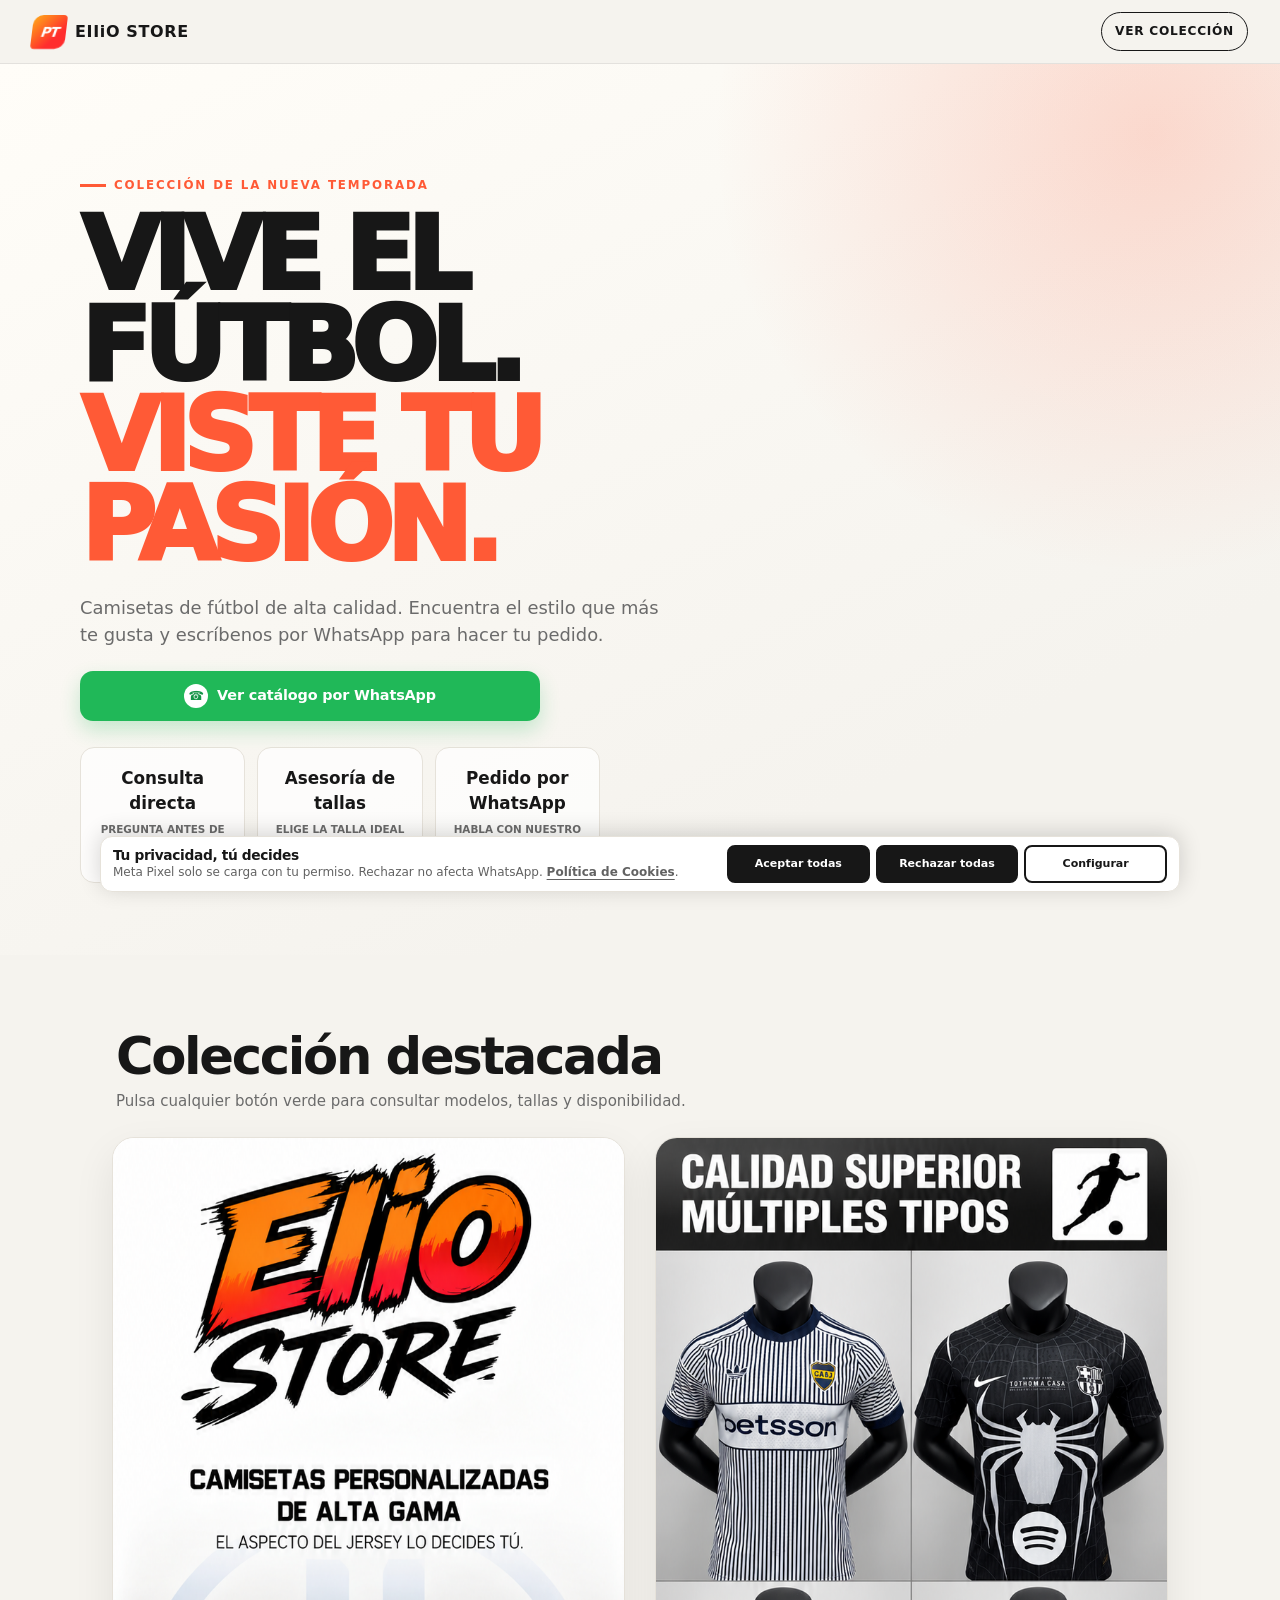
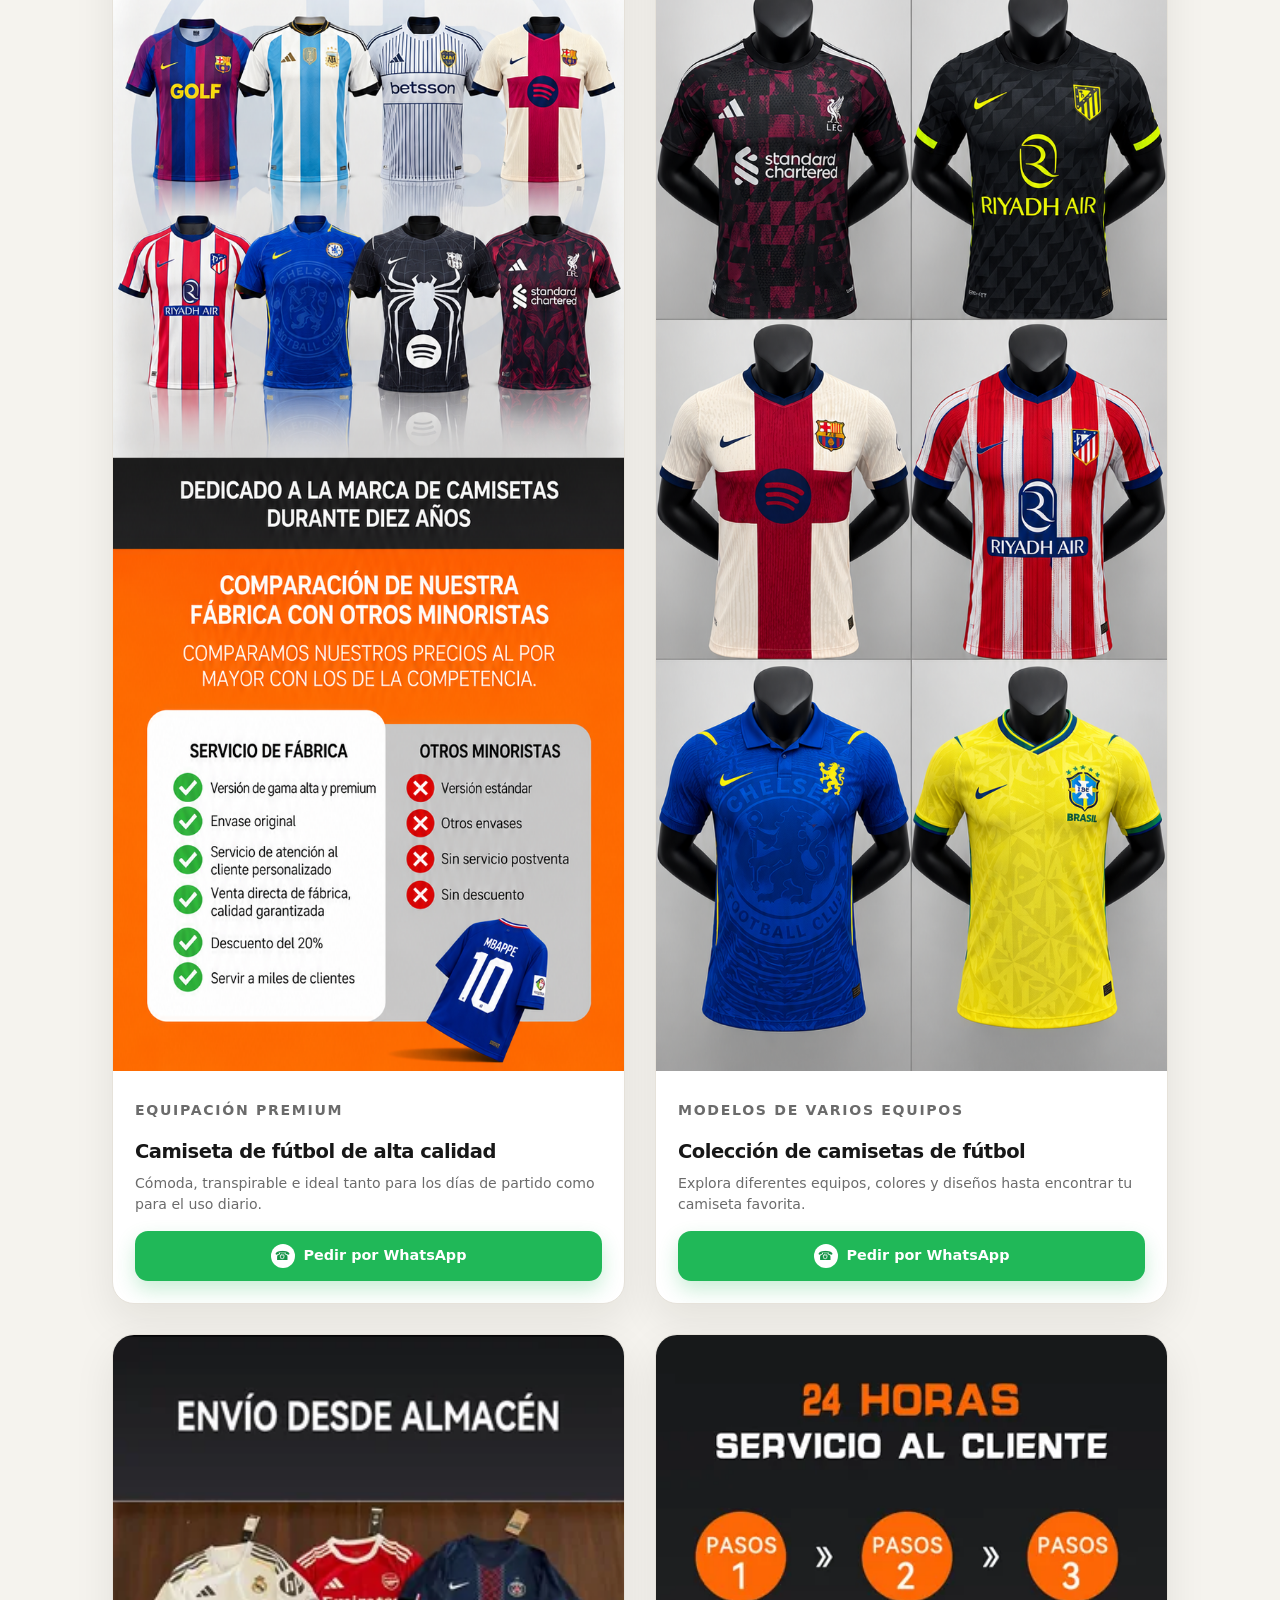
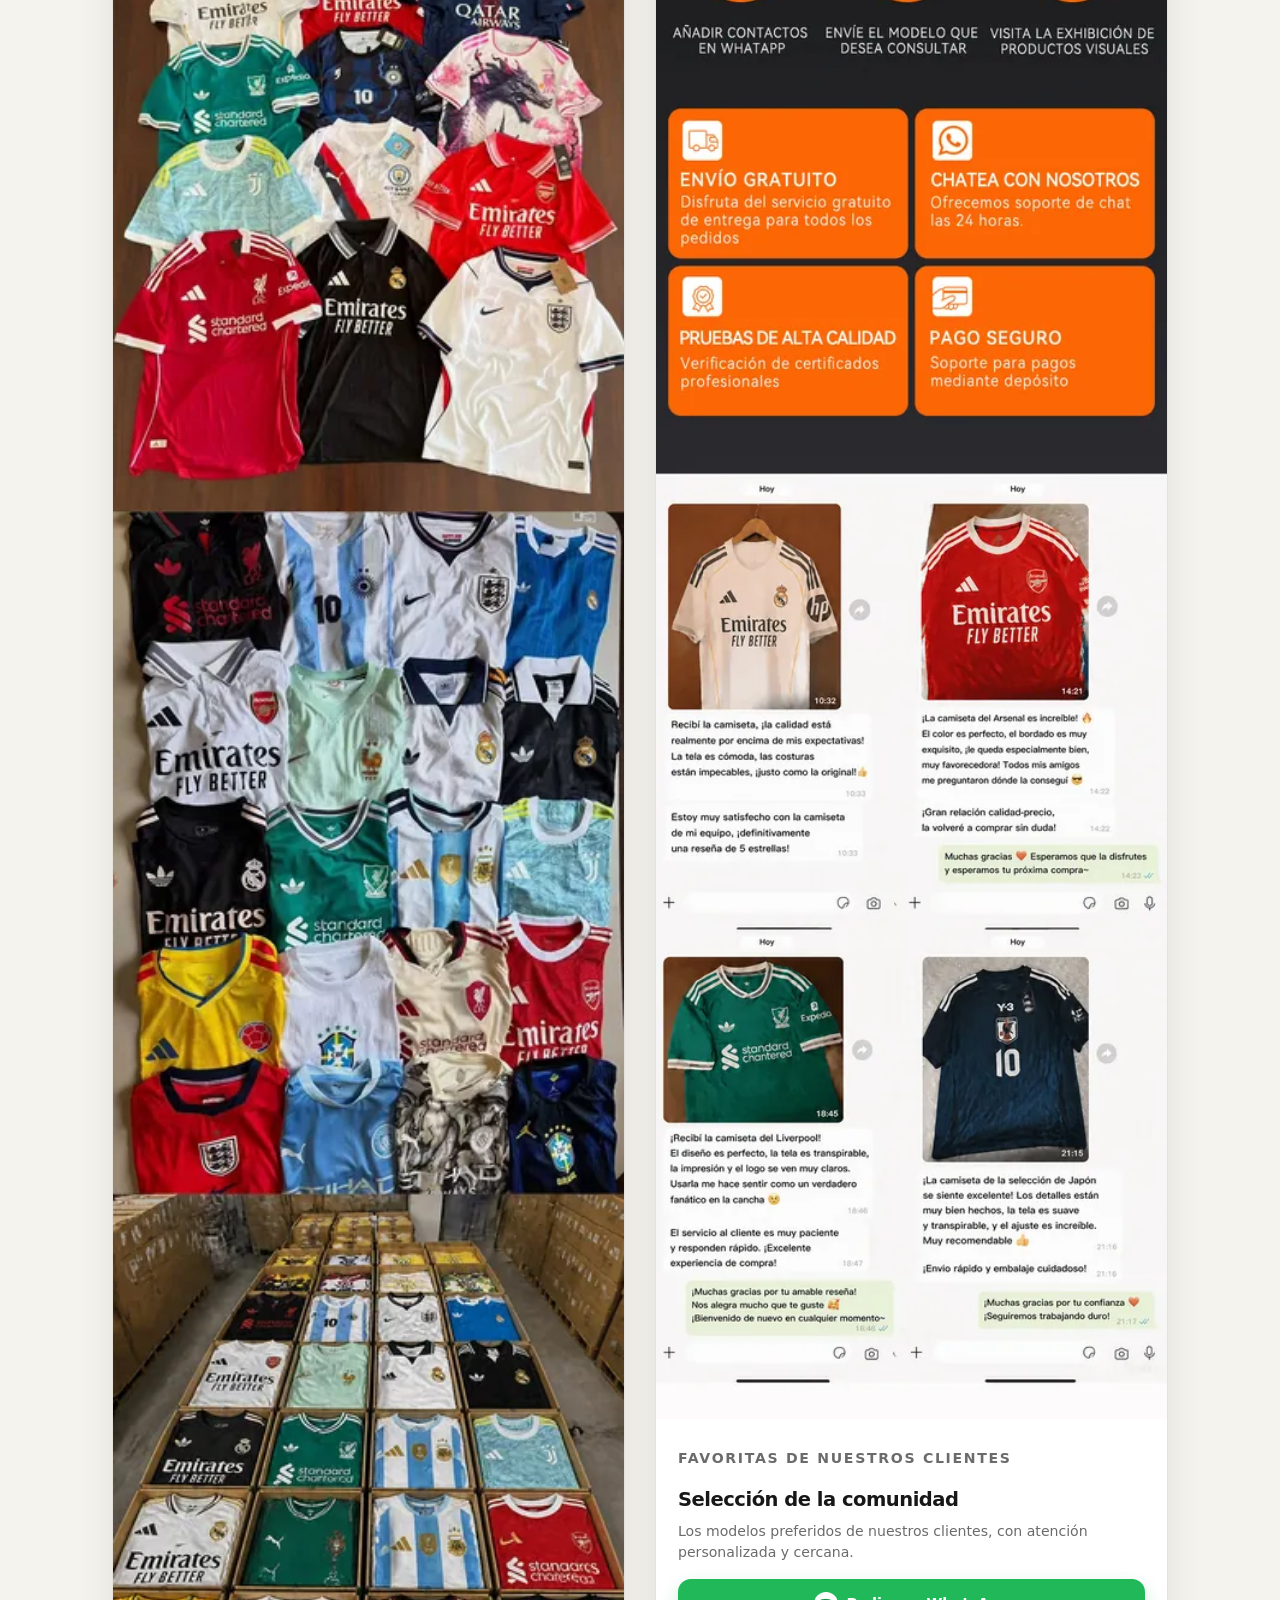
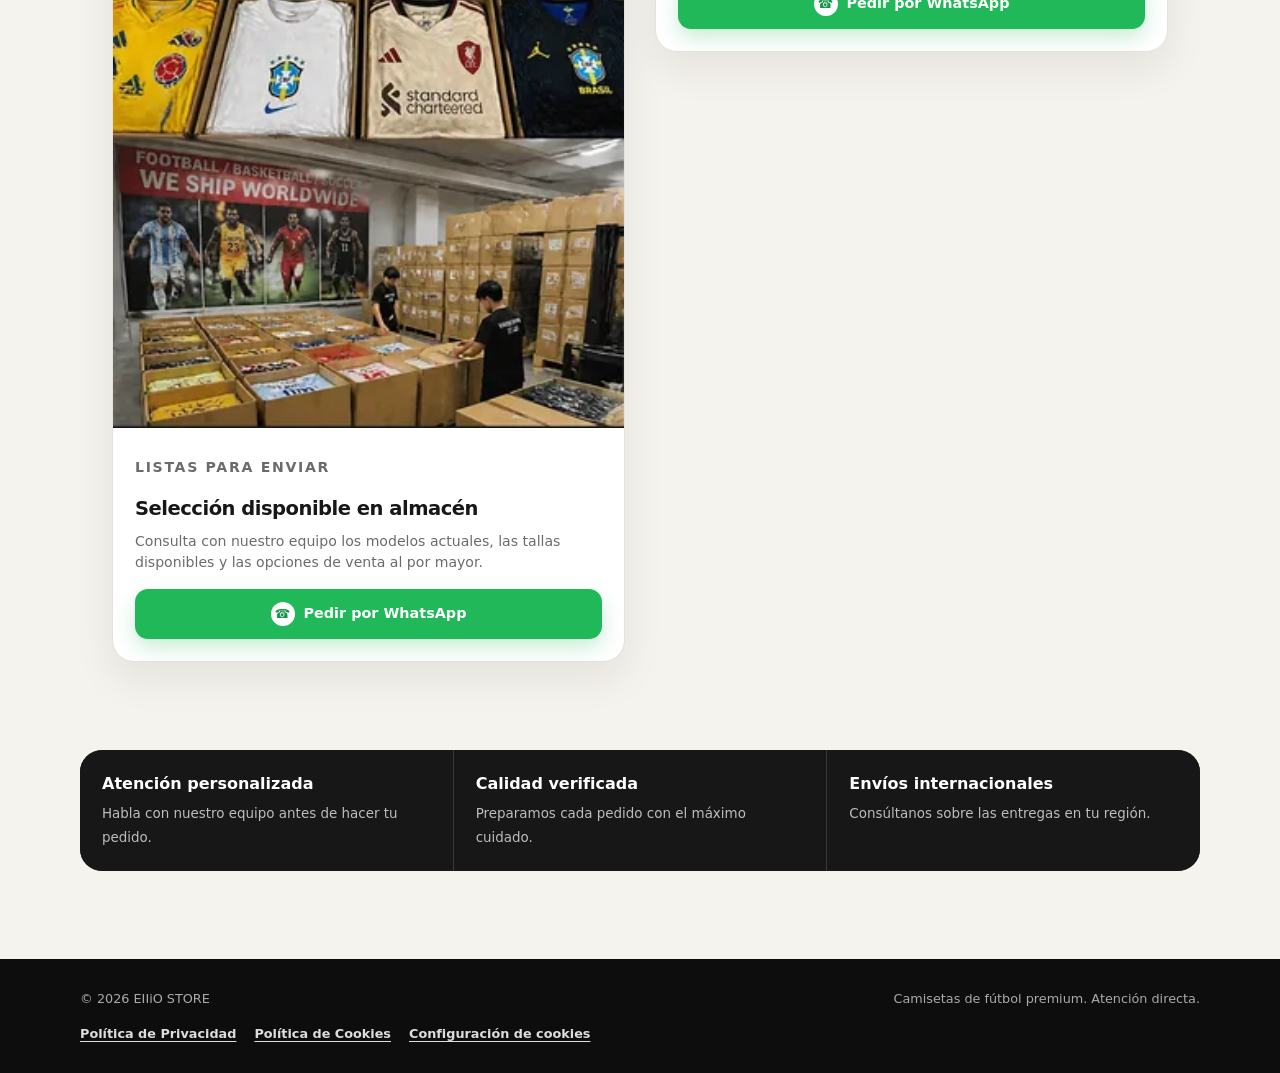
<file: index.html>
<!doctype html>
<html lang="es">
<head>
  <meta charset="utf-8">
  <meta name="viewport" content="width=device-width, initial-scale=1">
  <meta name="description" content="Explore football-inspired jerseys, multiple styles and personalized name and number options. Contact us on WhatsApp for product details.">
  <meta name="theme-color" content="#171717">
  <meta property="og:title" content="EIIiO Store | Football Jerseys">
  <meta property="og:description" content="Explore football-inspired jerseys and personalized jersey options. Contact us on WhatsApp for more details.">
  <title>EIIiO Store | Football Jerseys</title>
  <link rel="stylesheet" href="cookie-consent.css">
  <style>
    :root {
      --ink: #171717;
      --muted: #6b6b6b;
      --paper: #f5f3ee;
      --card: #ffffff;
      --accent: #ff5a36;
      --whatsapp: #20b858;
      --whatsapp-dark: #159447;
      --line: #e6e2da;
      --shadow: 0 16px 40px rgba(30, 24, 18, 0.08);
    }

    * { box-sizing: border-box; }

    html { scroll-behavior: smooth; }

    body {
      margin: 0;
      overflow-x: hidden;
      background: var(--paper);
      color: var(--ink);
      font-family: Inter, ui-sans-serif, system-ui, -apple-system, BlinkMacSystemFont, "Segoe UI", sans-serif;
      line-height: 1.5;
      -webkit-font-smoothing: antialiased;
    }

    img {
      display: block;
      width: 100%;
      height: auto;
    }

    a { color: inherit; }

    .site-header {
      position: sticky;
      top: 0;
      z-index: 20;
      display: flex;
      align-items: center;
      justify-content: space-between;
      min-height: 64px;
      padding: 0 18px;
      background: rgba(245, 243, 238, 0.94);
      border-bottom: 1px solid rgba(23, 23, 23, 0.08);
      backdrop-filter: blur(12px);
    }

    .brand {
      display: inline-flex;
      align-items: center;
      gap: 9px;
      color: var(--ink);
      font-size: 1rem;
      font-weight: 900;
      letter-spacing: 0.04em;
      text-decoration: none;
    }

    .brand-mark {
      display: grid;
      width: 34px;
      height: 34px;
      place-items: center;
      color: #fff;
      background: linear-gradient(135deg, #ffac18, #ff2d2d 68%);
      border-radius: 10px 4px 10px 4px;
      font-size: 0.85rem;
      font-style: italic;
      letter-spacing: -0.06em;
      transform: skew(-7deg);
    }

    .header-link {
      padding: 9px 13px;
      border: 1px solid var(--ink);
      border-radius: 999px;
      font-size: 0.76rem;
      font-weight: 800;
      letter-spacing: 0.06em;
      text-decoration: none;
      text-transform: uppercase;
    }

    .hero {
      overflow: hidden;
      padding: 28px 20px 42px;
      background:
        radial-gradient(circle at 90% 8%, rgba(255, 90, 54, 0.2), transparent 31%),
        linear-gradient(155deg, #fffdf8 0%, #f5f3ee 76%);
    }

    .hero-inner,
    .catalog,
    .benefits,
    .footer-inner {
      width: min(100%, 1120px);
      margin-inline: auto;
    }

    .eyebrow {
      display: inline-flex;
      align-items: center;
      gap: 8px;
      margin: 0 0 16px;
      color: var(--accent);
      font-size: 0.74rem;
      font-weight: 900;
      letter-spacing: 0.16em;
      text-transform: uppercase;
    }

    .eyebrow::before {
      width: 26px;
      height: 3px;
      background: currentColor;
      content: "";
    }

    h1 {
      max-width: 760px;
      margin: 0;
      font-size: clamp(2.75rem, 13vw, 6.4rem);
      font-weight: 950;
      letter-spacing: -0.075em;
      line-height: 0.88;
      text-transform: uppercase;
    }

    h1 span { color: var(--accent); }

    .hero-copy {
      max-width: 580px;
      margin: 16px 0 0;
      color: var(--muted);
      font-size: 1rem;
    }

    .hero-cta {
      max-width: 460px;
      min-height: 56px;
      margin-top: 16px;
      font-size: 1rem;
      letter-spacing: -0.01em;
      box-shadow: 0 12px 28px rgba(32, 184, 88, 0.3);
    }

    .hero-stats {
      display: grid;
      grid-template-columns: repeat(3, 1fr);
      gap: 8px;
      margin-top: 26px;
    }

    .stat {
      padding: 14px 8px;
      background: rgba(255, 255, 255, 0.72);
      border: 1px solid var(--line);
      border-radius: 14px;
      text-align: center;
    }

    .stat strong {
      display: block;
      font-size: 0.94rem;
      font-weight: 900;
    }

    .stat span {
      color: var(--muted);
      font-size: 0.65rem;
      font-weight: 700;
      text-transform: uppercase;
    }

    .catalog { padding: 54px 16px 62px; }

    .section-heading {
      margin-bottom: 24px;
      padding-inline: 4px;
    }

    .section-heading h2 {
      margin: 0 0 8px;
      font-size: clamp(1.85rem, 8vw, 3.2rem);
      letter-spacing: -0.045em;
      line-height: 1;
    }

    .section-heading p {
      margin: 0;
      color: var(--muted);
      font-size: 0.94rem;
    }

    .product-grid {
      display: grid;
      gap: 18px;
    }

    .product-card {
      overflow: hidden;
      background: var(--card);
      border: 1px solid var(--line);
      border-radius: 22px;
      box-shadow: var(--shadow);
    }

    .product-image-wrap {
      overflow: hidden;
      background: #eee;
    }

    .product-card img {
      transition: transform 0.45s ease;
    }

    .product-card:hover img { transform: scale(1.012); }

    .product-info { padding: 18px; }

    .product-kicker {
      margin: 0 0 5px;
      color: var(--accent);
      font-size: 0.7rem;
      font-weight: 900;
      letter-spacing: 0.12em;
      text-transform: uppercase;
    }

    .product-info h3 {
      margin: 0;
      font-size: 1.22rem;
      letter-spacing: -0.025em;
    }

    .product-info p {
      margin: 7px 0 16px;
      color: var(--muted);
      font-size: 0.88rem;
    }

    .whatsapp-button {
      display: flex;
      align-items: center;
      justify-content: center;
      gap: 9px;
      width: 100%;
      min-height: 50px;
      padding: 12px 16px;
      color: #fff;
      background: var(--whatsapp);
      border-radius: 13px;
      box-shadow: 0 9px 20px rgba(32, 184, 88, 0.24);
      font-size: 0.9rem;
      font-weight: 850;
      text-decoration: none;
      transition: background 0.2s ease, transform 0.2s ease, box-shadow 0.2s ease;
    }

    .whatsapp-button[href*="wa.me"],
    .whatsapp-button[href*="api.whatsapp.com"],
    .whatsapp-button[href*="8615159030880"] {
      animation: whatsapp-gentle-shake 4s ease-in-out infinite;
      transform-origin: center;
      will-change: transform, box-shadow;
    }

    @keyframes whatsapp-gentle-shake {
      0%, 85%, 100% {
        box-shadow: 0 9px 20px rgba(32, 184, 88, 0.24);
        transform: translateX(0) scale(1);
      }
      87% {
        box-shadow: 0 11px 24px rgba(32, 184, 88, 0.34);
        transform: translateX(-2px) scale(1.012);
      }
      89.5% {
        box-shadow: 0 12px 26px rgba(32, 184, 88, 0.38);
        transform: translateX(2px) scale(1.016);
      }
      92% {
        box-shadow: 0 12px 26px rgba(32, 184, 88, 0.38);
        transform: translateX(-2px) scale(1.016);
      }
      94.5% {
        box-shadow: 0 11px 24px rgba(32, 184, 88, 0.34);
        transform: translateX(2px) scale(1.012);
      }
      97% {
        box-shadow: 0 10px 22px rgba(32, 184, 88, 0.3);
        transform: translateX(-1px) scale(1.006);
      }
    }

    .whatsapp-button::before {
      display: grid;
      width: 24px;
      height: 24px;
      place-items: center;
      background: #fff;
      border-radius: 50%;
      color: var(--whatsapp-dark);
      content: "☎";
      font-size: 0.78rem;
    }

    .whatsapp-button:hover,
    .whatsapp-button:focus-visible {
      animation: none;
      background: var(--whatsapp-dark);
      box-shadow: 0 10px 24px rgba(21, 148, 71, 0.32);
      transform: translateY(-2px);
    }

    .whatsapp-button:focus-visible,
    .header-link:focus-visible,
    .brand:focus-visible {
      outline: 3px solid rgba(255, 90, 54, 0.4);
      outline-offset: 3px;
    }

    .benefits-section {
      padding: 0 16px 64px;
    }

    .benefits {
      display: grid;
      gap: 1px;
      overflow: hidden;
      background: #383838;
      border-radius: 22px;
    }

    .benefit {
      padding: 22px;
      color: #fff;
      background: var(--ink);
    }

    .benefit strong {
      display: block;
      margin-bottom: 5px;
      font-size: 1rem;
    }

    .benefit span {
      color: #bdbdbd;
      font-size: 0.84rem;
    }

    footer {
      padding: 30px 20px;
      color: #aaa;
      background: #0d0d0d;
      font-size: 0.8rem;
    }

    .footer-inner {
      display: flex;
      flex-wrap: wrap;
      justify-content: space-between;
      gap: 8px 20px;
    }

    .footer-links {
      display: flex;
      flex-basis: 100%;
      flex-wrap: wrap;
      gap: 8px 18px;
      margin-top: 8px;
    }

    .footer-links a {
      color: #ddd;
      font-weight: 700;
      text-decoration-thickness: 1px;
      text-underline-offset: 3px;
    }

    .footer-links a:hover,
    .footer-links a:focus-visible {
      color: #fff;
      outline: 2px solid rgba(255, 90, 54, 0.6);
      outline-offset: 3px;
    }

    @media (min-width: 700px) {
      .site-header { padding-inline: 32px; }
      .hero { padding: 88px 32px 72px; }
      .hero-copy { margin-top: 24px; font-size: 1.12rem; }
      .hero-cta { margin-top: 22px; }
      .hero-stats { max-width: 520px; gap: 12px; }
      .stat { padding: 18px 12px; }
      .stat strong { font-size: 1.05rem; }
      .catalog { padding: 76px 32px 88px; }
      .product-grid { grid-template-columns: repeat(2, minmax(0, 1fr)); gap: 24px; align-items: start; }
      .product-info { padding: 22px; }
      .benefits-section { padding: 0 32px 88px; }
      .benefits { grid-template-columns: repeat(3, 1fr); }
    }

    @media (min-width: 1040px) {
      .hero { padding-top: 106px; }
      .product-grid { gap: 30px; }
    }

    @media (prefers-reduced-motion: reduce) {
      html { scroll-behavior: auto; }
      *, *::before, *::after { transition: none !important; }
      .whatsapp-button { animation: none !important; }
    }
  </style>
</head>
<body>
  <header class="site-header">
    <a class="brand" href="#top" aria-label="Inicio de EIIiO STORE">
      <span class="brand-mark">PT</span>
      <span>EIIiO STORE</span>
    </a>
    <a class="header-link" href="#collection">Ver colección</a>
  </header>

  <main id="top">
    <section class="hero" aria-labelledby="hero-title">
      <div class="hero-inner">
        <p class="eyebrow">Colección de la nueva temporada</p>
        <h1 id="hero-title">Vive el fútbol.<br><span>Viste tu pasión.</span></h1>
        <p class="hero-copy">Camisetas de fútbol de alta calidad. Encuentra el estilo que más te gusta y escríbenos por WhatsApp para hacer tu pedido.</p>
        <a class="whatsapp-button hero-cta" href="https://wa.me/8615159030880?text=Hola%2C%20quiero%20ver%20el%20cat%C3%A1logo%20de%20camisetas.%20%C2%BFPodr%C3%ADan%20enviarme%20los%20modelos%20y%20precios%3F" target="_blank" rel="noopener">Ver catálogo por WhatsApp</a>
        <div class="hero-stats" aria-label="Servicios de la tienda">
          <div class="stat"><strong>Consulta directa</strong><span>Pregunta antes de comprar</span></div>
          <div class="stat"><strong>Asesoría de tallas</strong><span>Elige la talla ideal</span></div>
          <div class="stat"><strong>Pedido por WhatsApp</strong><span>Habla con nuestro equipo</span></div>
        </div>
      </div>
    </section>

    <section class="catalog" id="collection" aria-labelledby="collection-title">
      <div class="section-heading">
        <h2 id="collection-title">Colección destacada</h2>
        <p>Pulsa cualquier botón verde para consultar modelos, tallas y disponibilidad.</p>
      </div>

      <div class="product-grid">
        <article class="product-card">
          <div class="product-image-wrap">
            <img src="images/product-01.webp" alt="Camiseta de fútbol premium e información del servicio de EIIiO STORE" loading="eager">
          </div>
          <div class="product-info">
            <p class="product-kicker">Equipación premium</p>
            <h3>Camiseta de fútbol de alta calidad</h3>
            <p>Cómoda, transpirable e ideal tanto para los días de partido como para el uso diario.</p>
            <a class="whatsapp-button" href="https://wa.me/8615159030880?text=Hello%2C%20I%20am%20interested%20in%20Product%2001.%20Could%20you%20please%20tell%20me%20the%20price%3F" data-product="Producto 01" target="_blank" rel="noopener">Pedir por WhatsApp</a>
          </div>
        </article>

        <article class="product-card">
          <div class="product-image-wrap">
            <img src="images/product-02.webp" alt="Variedad de camisetas de fútbol en distintos colores y detalles de confección" loading="lazy">
          </div>
          <div class="product-info">
            <p class="product-kicker">Modelos de varios equipos</p>
            <h3>Colección de camisetas de fútbol</h3>
            <p>Explora diferentes equipos, colores y diseños hasta encontrar tu camiseta favorita.</p>
            <a class="whatsapp-button" href="https://wa.me/8615159030880?text=Hello%2C%20I%20am%20interested%20in%20Product%2002.%20Could%20you%20please%20tell%20me%20the%20price%3F" data-product="Producto 02" target="_blank" rel="noopener">Pedir por WhatsApp</a>
          </div>
        </article>

        <article class="product-card">
          <div class="product-image-wrap">
            <img src="images/product-03.webp" alt="Gran envío de camisetas de fútbol embaladas y listas para salir del almacén" loading="lazy">
          </div>
          <div class="product-info">
            <p class="product-kicker">Listas para enviar</p>
            <h3>Selección disponible en almacén</h3>
            <p>Consulta con nuestro equipo los modelos actuales, las tallas disponibles y las opciones de venta al por mayor.</p>
            <a class="whatsapp-button" href="https://wa.me/8615159030880?text=Hello%2C%20I%20am%20interested%20in%20Product%2003.%20Could%20you%20please%20tell%20me%20the%20price%3F" data-product="Producto 03" target="_blank" rel="noopener">Pedir por WhatsApp</a>
          </div>
        </article>

        <article class="product-card">
          <div class="product-image-wrap">
            <img src="images/product-04.webp" alt="Pasos de atención al cliente y opiniones sobre las camisetas de fútbol" loading="lazy">
          </div>
          <div class="product-info">
            <p class="product-kicker">Favoritas de nuestros clientes</p>
            <h3>Selección de la comunidad</h3>
            <p>Los modelos preferidos de nuestros clientes, con atención personalizada y cercana.</p>
            <a class="whatsapp-button" href="https://wa.me/8615159030880?text=Hello%2C%20I%20am%20interested%20in%20Product%2004.%20Could%20you%20please%20tell%20me%20the%20price%3F" data-product="Producto 04" target="_blank" rel="noopener">Pedir por WhatsApp</a>
          </div>
        </article>
      </div>
    </section>

    <section class="benefits-section" aria-label="Ventajas de comprar con nosotros">
      <div class="benefits">
        <div class="benefit"><strong>Atención personalizada</strong><span>Habla con nuestro equipo antes de hacer tu pedido.</span></div>
        <div class="benefit"><strong>Calidad verificada</strong><span>Preparamos cada pedido con el máximo cuidado.</span></div>
        <div class="benefit"><strong>Envíos internacionales</strong><span>Consúltanos sobre las entregas en tu región.</span></div>
      </div>
    </section>
  </main>

  <footer>
    <div class="footer-inner">
      <span>© <span id="year"></span> EIIiO STORE</span>
      <span>Camisetas de fútbol premium. Atención directa.</span>
      <nav class="footer-links" aria-label="Información legal y privacidad">
        <a href="privacy.html">Política de Privacidad</a>
        <a href="cookies.html">Política de Cookies</a>
        <a href="#configuracion-cookies" data-cookie-settings>Configuración de cookies</a>
      </nav>
    </div>
  </footer>

  <script>
    document.getElementById("year").textContent = new Date().getFullYear();

    document.querySelectorAll("[data-product]").forEach(function (button) {
      var product = button.getAttribute("data-product");
      var message = "Hola, me interesa " + product + ". ¿Podrían indicarme el precio, por favor?";
      button.href = "https://wa.me/8615159030880?text=" + encodeURIComponent(message);
    });
  </script>
  <script src="cookie-consent.js" data-meta-pixel-id="863738046728823" defer></script>
</body>
</html>
</file>
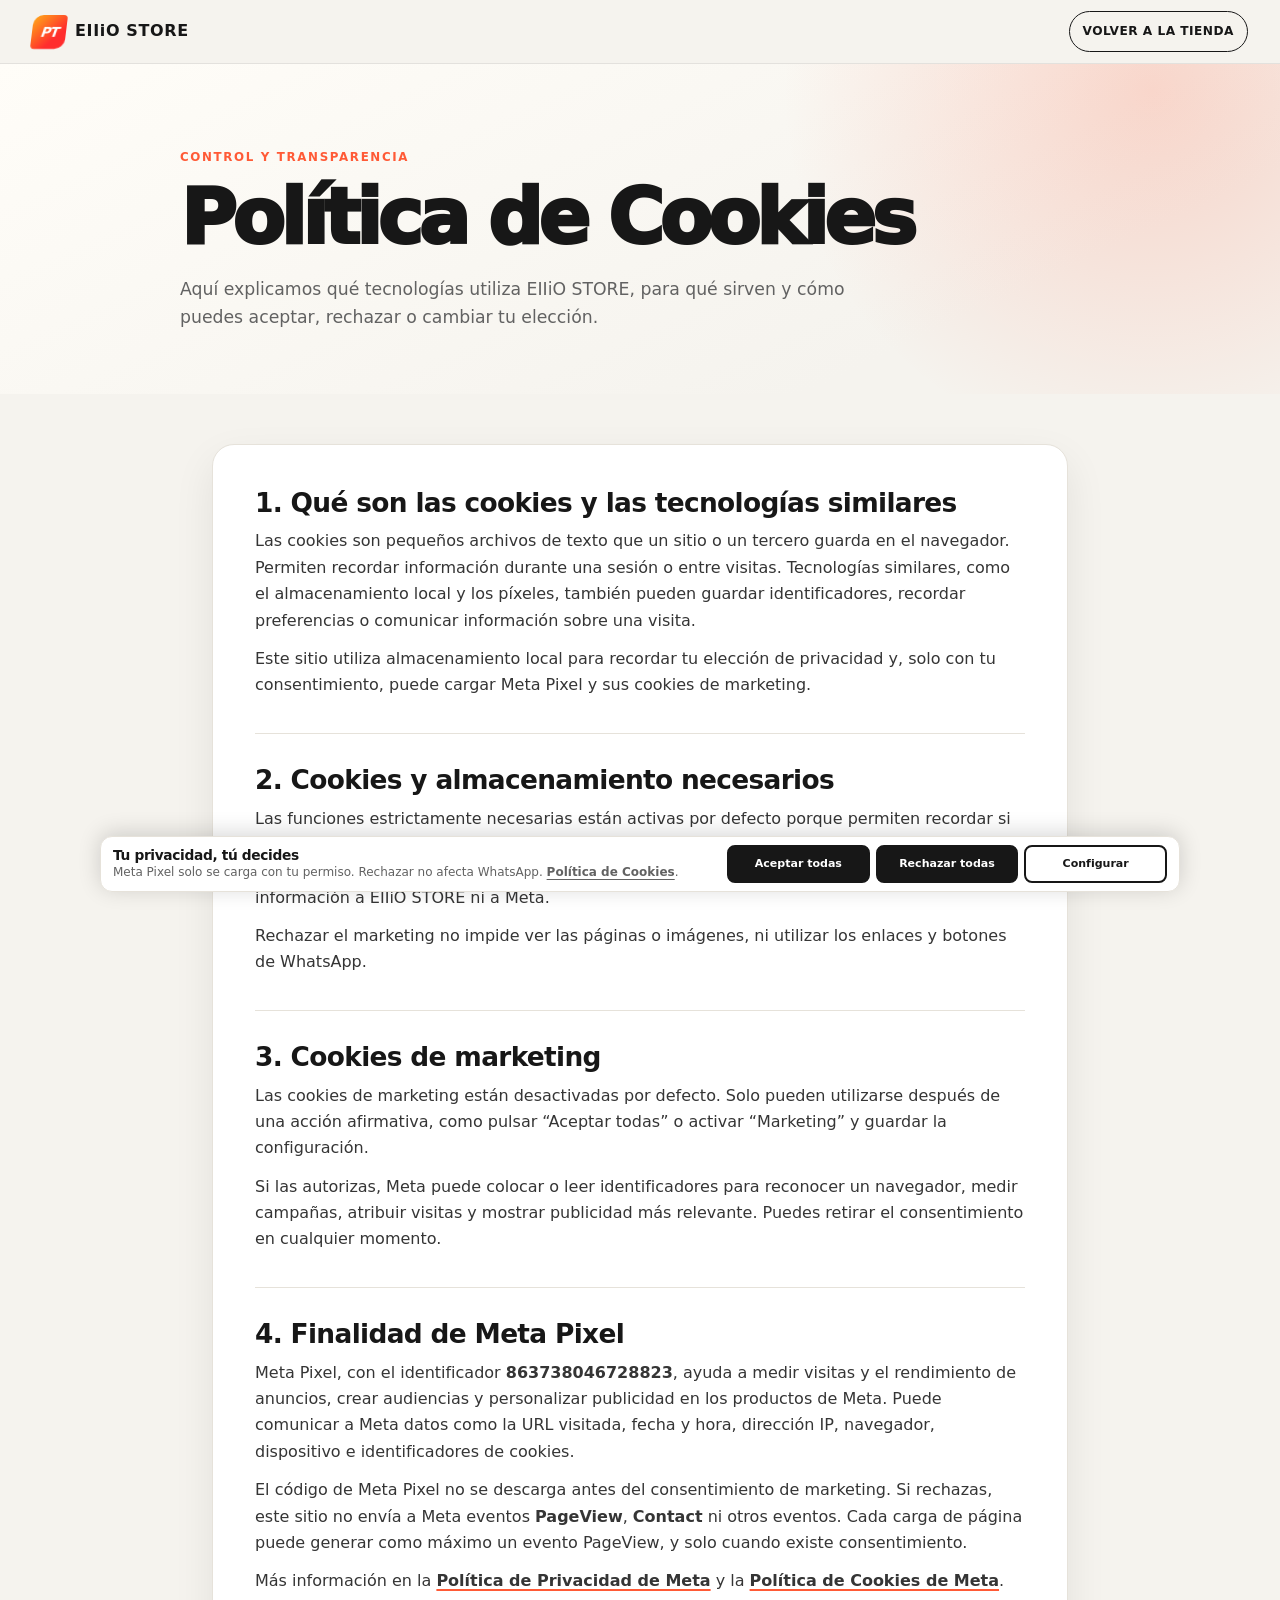
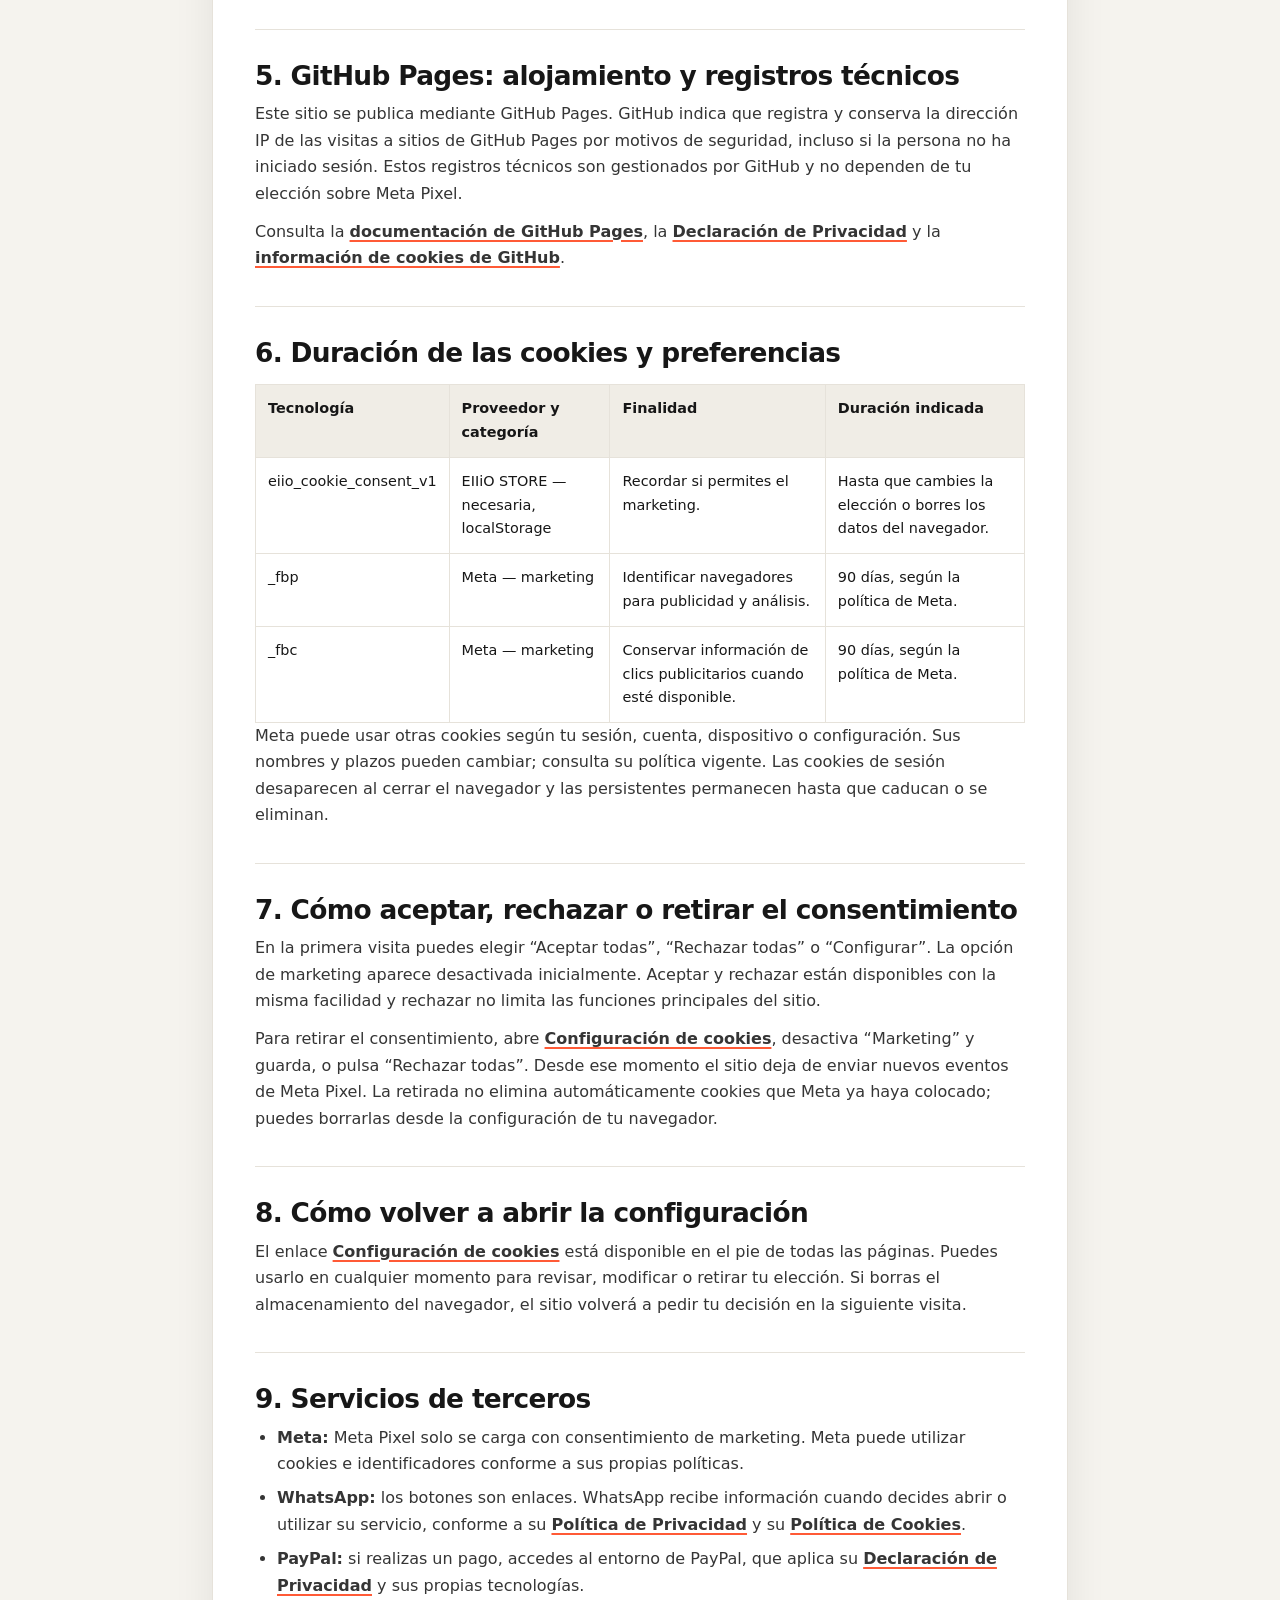
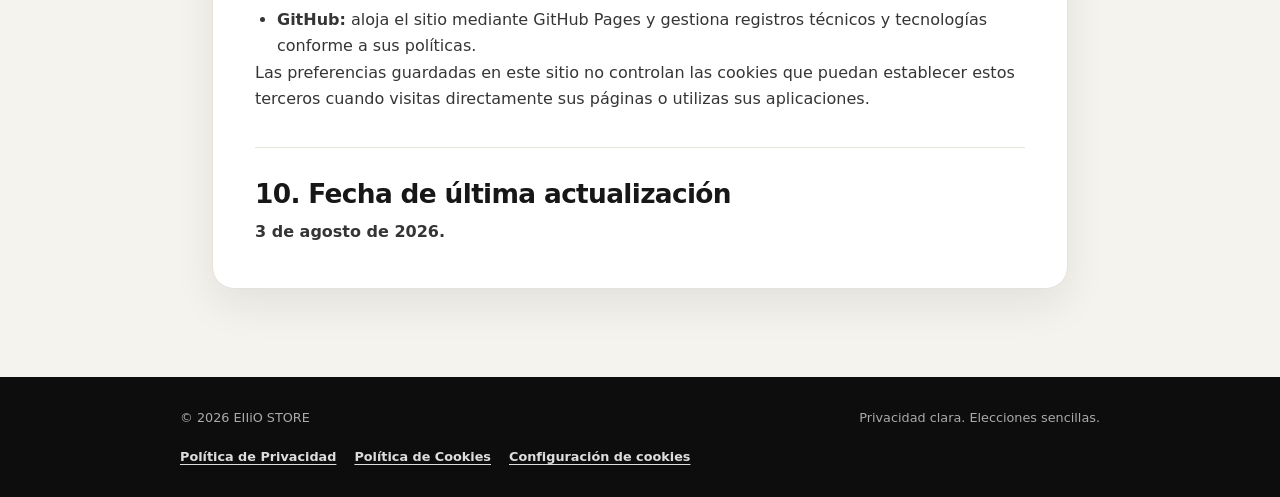
<file: cookies.html>
<!doctype html>
<html lang="es">
<head>
  <meta charset="utf-8">
  <meta name="viewport" content="width=device-width, initial-scale=1">
  <meta name="description" content="Explore football-inspired jerseys, multiple styles and personalized name and number options. Contact us on WhatsApp for product details.">
  <meta name="theme-color" content="#171717">
  <meta property="og:title" content="EIIiO Store | Football Jerseys">
  <meta property="og:description" content="Explore football-inspired jerseys and personalized jersey options. Contact us on WhatsApp for more details.">
  <title>EIIiO Store | Football Jerseys</title>
  <link rel="stylesheet" href="legal.css">
  <link rel="stylesheet" href="cookie-consent.css">
</head>
<body>
  <header class="site-header">
    <a class="brand" href="index.html" aria-label="Inicio de EIIiO STORE">
      <span class="brand-mark">PT</span>
      <span>EIIiO STORE</span>
    </a>
    <a class="back-link" href="index.html">Volver a la tienda</a>
  </header>

  <main>
    <section class="legal-hero">
      <div class="legal-hero-inner">
        <p class="eyebrow">Control y transparencia</p>
        <h1>Política de Cookies</h1>
        <p class="legal-intro">Aquí explicamos qué tecnologías utiliza EIIiO STORE, para qué sirven y cómo puedes aceptar, rechazar o cambiar tu elección.</p>
      </div>
    </section>

    <div class="legal-content">
      <article class="legal-card">
        <section class="legal-section" id="que-son">
          <h2>1. Qué son las cookies y las tecnologías similares</h2>
          <p>Las cookies son pequeños archivos de texto que un sitio o un tercero guarda en el navegador. Permiten recordar información durante una sesión o entre visitas. Tecnologías similares, como el almacenamiento local y los píxeles, también pueden guardar identificadores, recordar preferencias o comunicar información sobre una visita.</p>
          <p>Este sitio utiliza almacenamiento local para recordar tu elección de privacidad y, solo con tu consentimiento, puede cargar Meta Pixel y sus cookies de marketing.</p>
        </section>

        <section class="legal-section" id="necesarias">
          <h2>2. Cookies y almacenamiento necesarios</h2>
          <p>Las funciones estrictamente necesarias están activas por defecto porque permiten recordar si has aceptado o rechazado el marketing. EIIiO STORE guarda la preferencia <strong>eiio_cookie_consent_v1</strong> en <strong>localStorage</strong>; no es una cookie y no transmite por sí misma información a EIIiO STORE ni a Meta.</p>
          <p>Rechazar el marketing no impide ver las páginas o imágenes, ni utilizar los enlaces y botones de WhatsApp.</p>
        </section>

        <section class="legal-section" id="marketing">
          <h2>3. Cookies de marketing</h2>
          <p>Las cookies de marketing están desactivadas por defecto. Solo pueden utilizarse después de una acción afirmativa, como pulsar “Aceptar todas” o activar “Marketing” y guardar la configuración.</p>
          <p>Si las autorizas, Meta puede colocar o leer identificadores para reconocer un navegador, medir campañas, atribuir visitas y mostrar publicidad más relevante. Puedes retirar el consentimiento en cualquier momento.</p>
        </section>

        <section class="legal-section" id="meta-pixel">
          <h2>4. Finalidad de Meta Pixel</h2>
          <p>Meta Pixel, con el identificador <strong>863738046728823</strong>, ayuda a medir visitas y el rendimiento de anuncios, crear audiencias y personalizar publicidad en los productos de Meta. Puede comunicar a Meta datos como la URL visitada, fecha y hora, dirección IP, navegador, dispositivo e identificadores de cookies.</p>
          <p>El código de Meta Pixel no se descarga antes del consentimiento de marketing. Si rechazas, este sitio no envía a Meta eventos <strong>PageView</strong>, <strong>Contact</strong> ni otros eventos. Cada carga de página puede generar como máximo un evento PageView, y solo cuando existe consentimiento.</p>
          <p>Más información en la <a href="https://www.facebook.com/privacy/policy/" target="_blank" rel="noopener">Política de Privacidad de Meta</a> y la <a href="https://www.facebook.com/privacy/policies/cookies/" target="_blank" rel="noopener">Política de Cookies de Meta</a>.</p>
        </section>

        <section class="legal-section" id="github">
          <h2>5. GitHub Pages: alojamiento y registros técnicos</h2>
          <p>Este sitio se publica mediante GitHub Pages. GitHub indica que registra y conserva la dirección IP de las visitas a sitios de GitHub Pages por motivos de seguridad, incluso si la persona no ha iniciado sesión. Estos registros técnicos son gestionados por GitHub y no dependen de tu elección sobre Meta Pixel.</p>
          <p>Consulta la <a href="https://docs.github.com/es/pages/getting-started-with-github-pages/what-is-github-pages" target="_blank" rel="noopener">documentación de GitHub Pages</a>, la <a href="https://docs.github.com/es/site-policy/privacy-policies/github-general-privacy-statement" target="_blank" rel="noopener">Declaración de Privacidad</a> y la <a href="https://docs.github.com/en/site-policy/privacy-policies/github-cookies" target="_blank" rel="noopener">información de cookies de GitHub</a>.</p>
        </section>

        <section class="legal-section" id="duracion">
          <h2>6. Duración de las cookies y preferencias</h2>
          <div class="table-wrap">
            <table>
              <thead>
                <tr>
                  <th>Tecnología</th>
                  <th>Proveedor y categoría</th>
                  <th>Finalidad</th>
                  <th>Duración indicada</th>
                </tr>
              </thead>
              <tbody>
                <tr>
                  <td>eiio_cookie_consent_v1</td>
                  <td>EIIiO STORE — necesaria, localStorage</td>
                  <td>Recordar si permites el marketing.</td>
                  <td>Hasta que cambies la elección o borres los datos del navegador.</td>
                </tr>
                <tr>
                  <td>_fbp</td>
                  <td>Meta — marketing</td>
                  <td>Identificar navegadores para publicidad y análisis.</td>
                  <td>90 días, según la política de Meta.</td>
                </tr>
                <tr>
                  <td>_fbc</td>
                  <td>Meta — marketing</td>
                  <td>Conservar información de clics publicitarios cuando esté disponible.</td>
                  <td>90 días, según la política de Meta.</td>
                </tr>
              </tbody>
            </table>
          </div>
          <p>Meta puede usar otras cookies según tu sesión, cuenta, dispositivo o configuración. Sus nombres y plazos pueden cambiar; consulta su política vigente. Las cookies de sesión desaparecen al cerrar el navegador y las persistentes permanecen hasta que caducan o se eliminan.</p>
        </section>

        <section class="legal-section" id="gestionar">
          <h2>7. Cómo aceptar, rechazar o retirar el consentimiento</h2>
          <p>En la primera visita puedes elegir “Aceptar todas”, “Rechazar todas” o “Configurar”. La opción de marketing aparece desactivada inicialmente. Aceptar y rechazar están disponibles con la misma facilidad y rechazar no limita las funciones principales del sitio.</p>
          <p>Para retirar el consentimiento, abre <a href="#configuracion-cookies" data-cookie-settings>Configuración de cookies</a>, desactiva “Marketing” y guarda, o pulsa “Rechazar todas”. Desde ese momento el sitio deja de enviar nuevos eventos de Meta Pixel. La retirada no elimina automáticamente cookies que Meta ya haya colocado; puedes borrarlas desde la configuración de tu navegador.</p>
        </section>

        <section class="legal-section" id="reabrir">
          <h2>8. Cómo volver a abrir la configuración</h2>
          <p>El enlace <a href="#configuracion-cookies" data-cookie-settings>Configuración de cookies</a> está disponible en el pie de todas las páginas. Puedes usarlo en cualquier momento para revisar, modificar o retirar tu elección. Si borras el almacenamiento del navegador, el sitio volverá a pedir tu decisión en la siguiente visita.</p>
        </section>

        <section class="legal-section" id="terceros">
          <h2>9. Servicios de terceros</h2>
          <ul>
            <li><strong>Meta:</strong> Meta Pixel solo se carga con consentimiento de marketing. Meta puede utilizar cookies e identificadores conforme a sus propias políticas.</li>
            <li><strong>WhatsApp:</strong> los botones son enlaces. WhatsApp recibe información cuando decides abrir o utilizar su servicio, conforme a su <a href="https://www.whatsapp.com/legal/privacy-policy-eea" target="_blank" rel="noopener">Política de Privacidad</a> y su <a href="https://www.whatsapp.com/legal/cookies" target="_blank" rel="noopener">Política de Cookies</a>.</li>
            <li><strong>PayPal:</strong> si realizas un pago, accedes al entorno de PayPal, que aplica su <a href="https://www.paypal.com/es/legalhub/paypal/privacy-full" target="_blank" rel="noopener">Declaración de Privacidad</a> y sus propias tecnologías.</li>
            <li><strong>GitHub:</strong> aloja el sitio mediante GitHub Pages y gestiona registros técnicos y tecnologías conforme a sus políticas.</li>
          </ul>
          <p>Las preferencias guardadas en este sitio no controlan las cookies que puedan establecer estos terceros cuando visitas directamente sus páginas o utilizas sus aplicaciones.</p>
        </section>

        <section class="legal-section" id="actualizacion">
          <h2>10. Fecha de última actualización</h2>
          <p><strong>3 de agosto de 2026.</strong></p>
        </section>
      </article>
    </div>
  </main>

  <footer>
    <div class="footer-inner">
      <span>© <span data-current-year></span> EIIiO STORE</span>
      <span>Privacidad clara. Elecciones sencillas.</span>
      <nav class="footer-links" aria-label="Información legal y privacidad">
        <a href="privacy.html">Política de Privacidad</a>
        <a href="cookies.html" aria-current="page">Política de Cookies</a>
        <a href="#configuracion-cookies" data-cookie-settings>Configuración de cookies</a>
      </nav>
    </div>
  </footer>

  <script>
    document.querySelectorAll("[data-current-year]").forEach(function (element) {
      element.textContent = new Date().getFullYear();
    });
  </script>
  <script src="cookie-consent.js" defer></script>
</body>
</html>
</file>
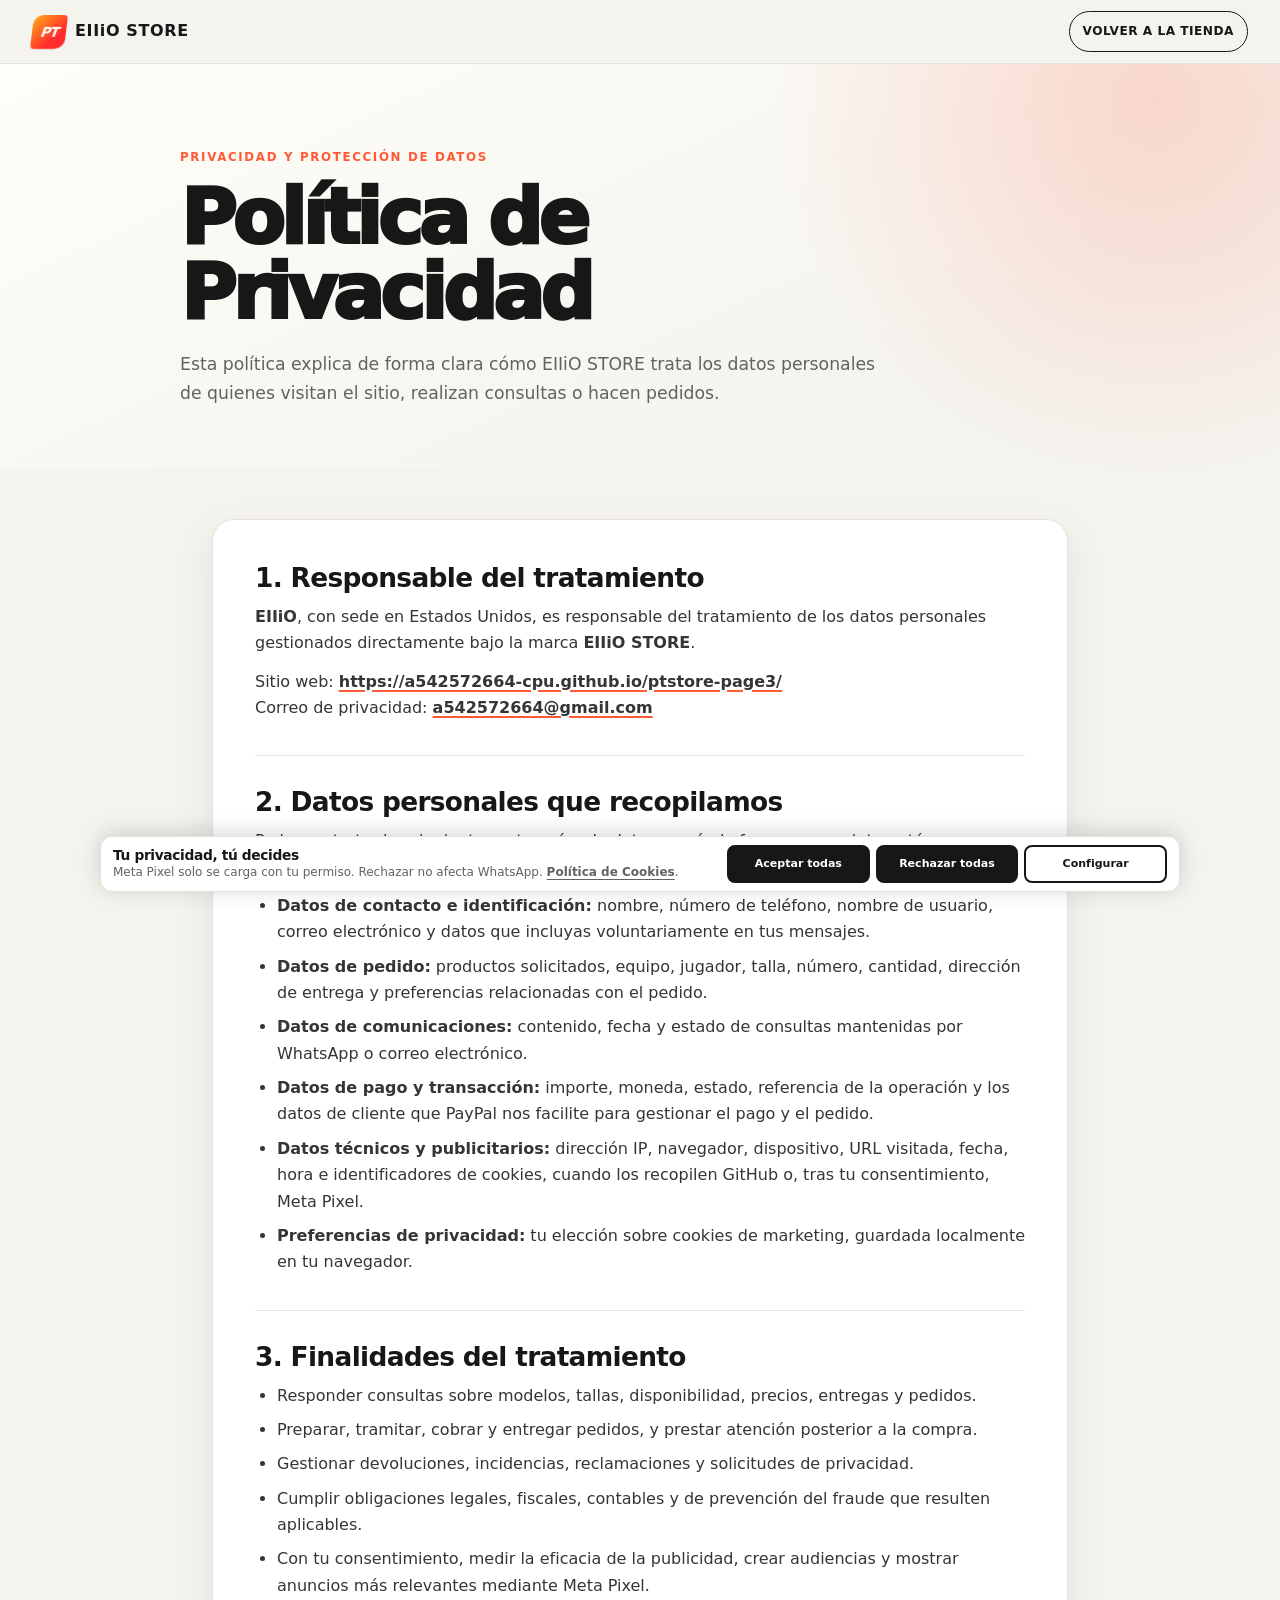
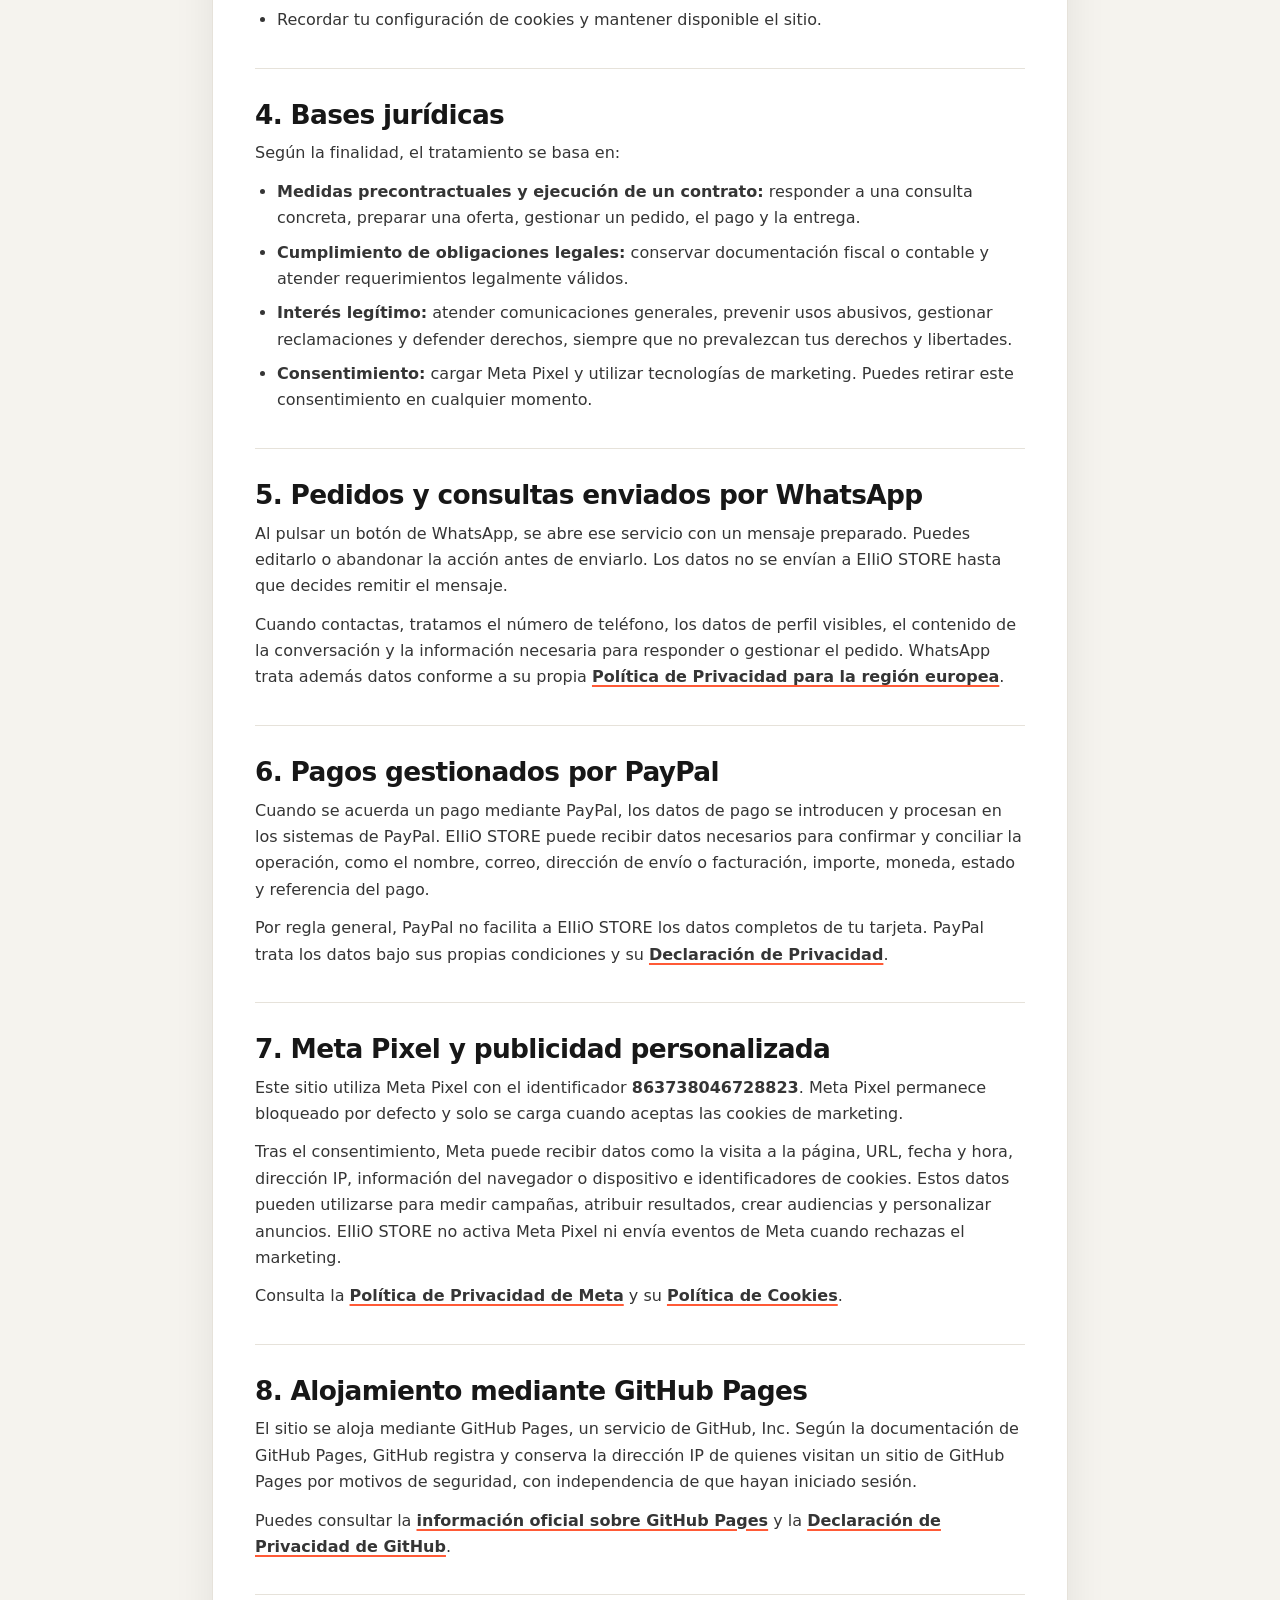
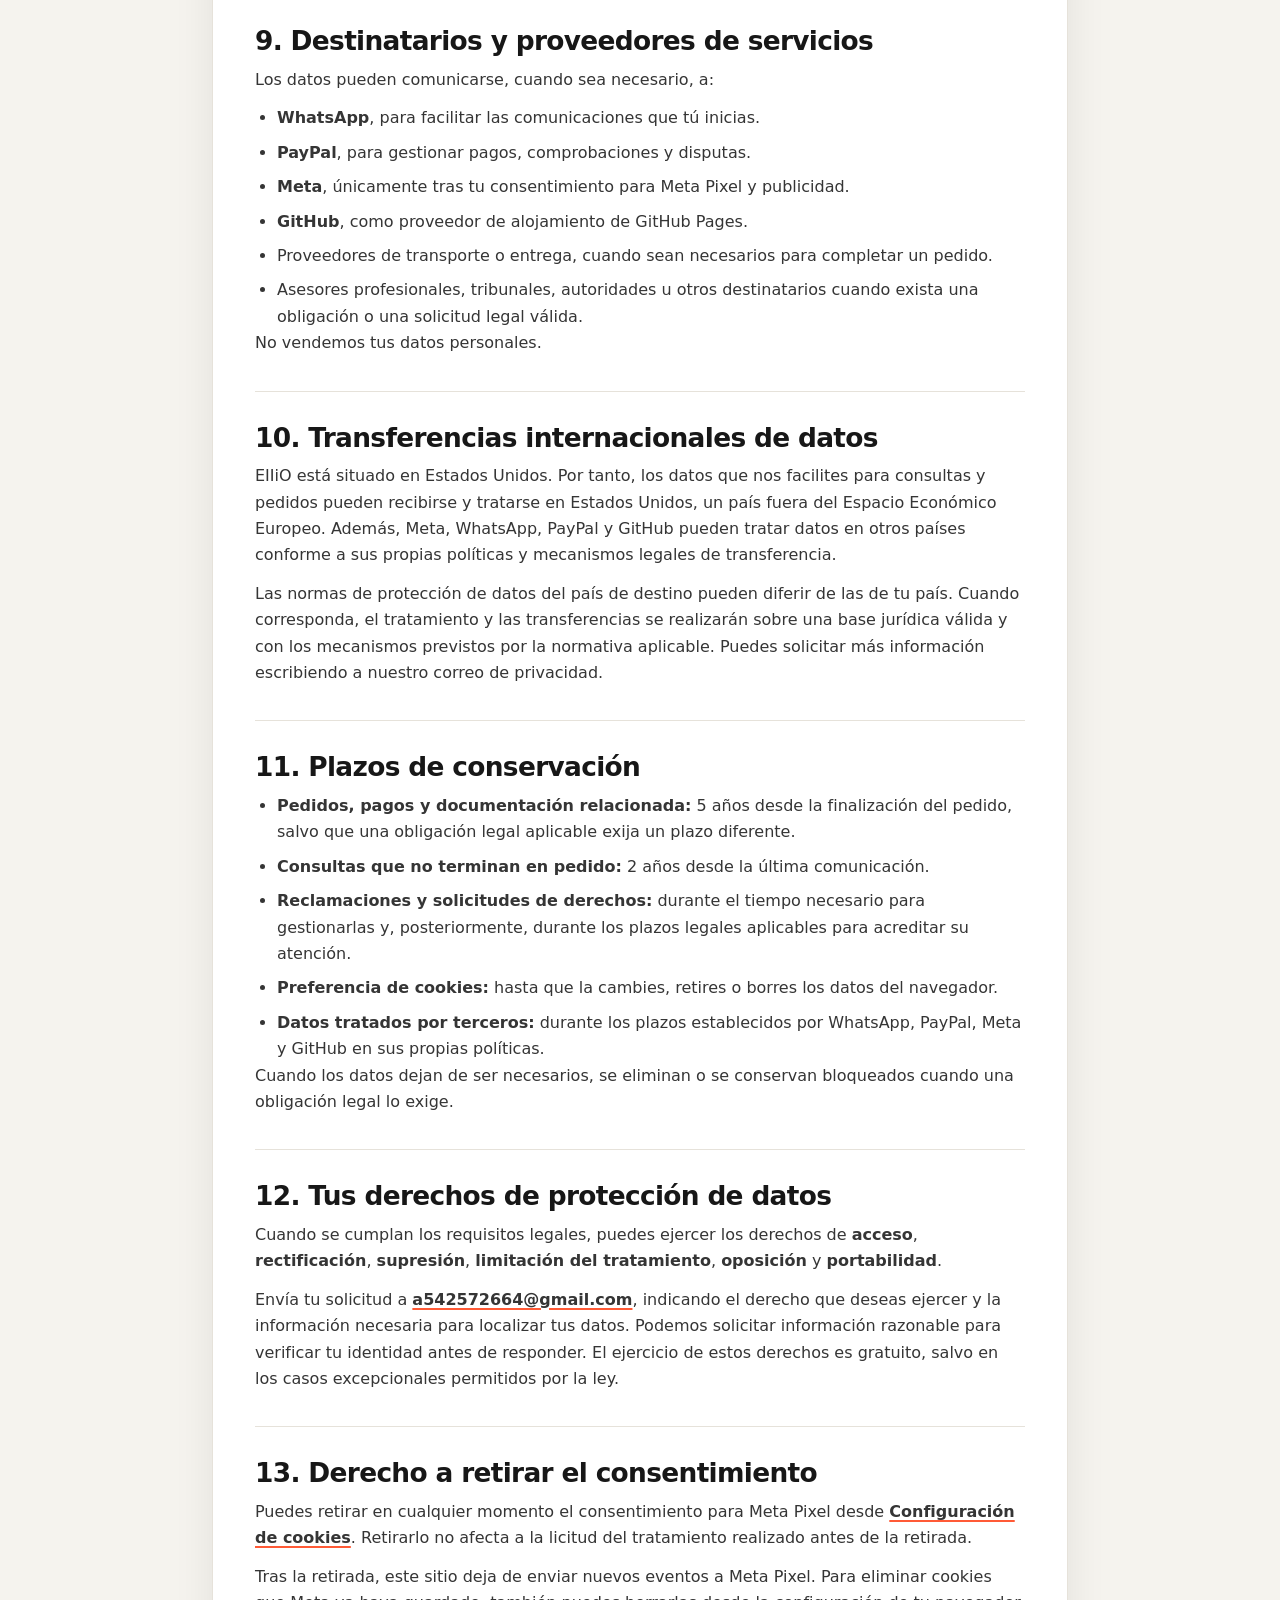
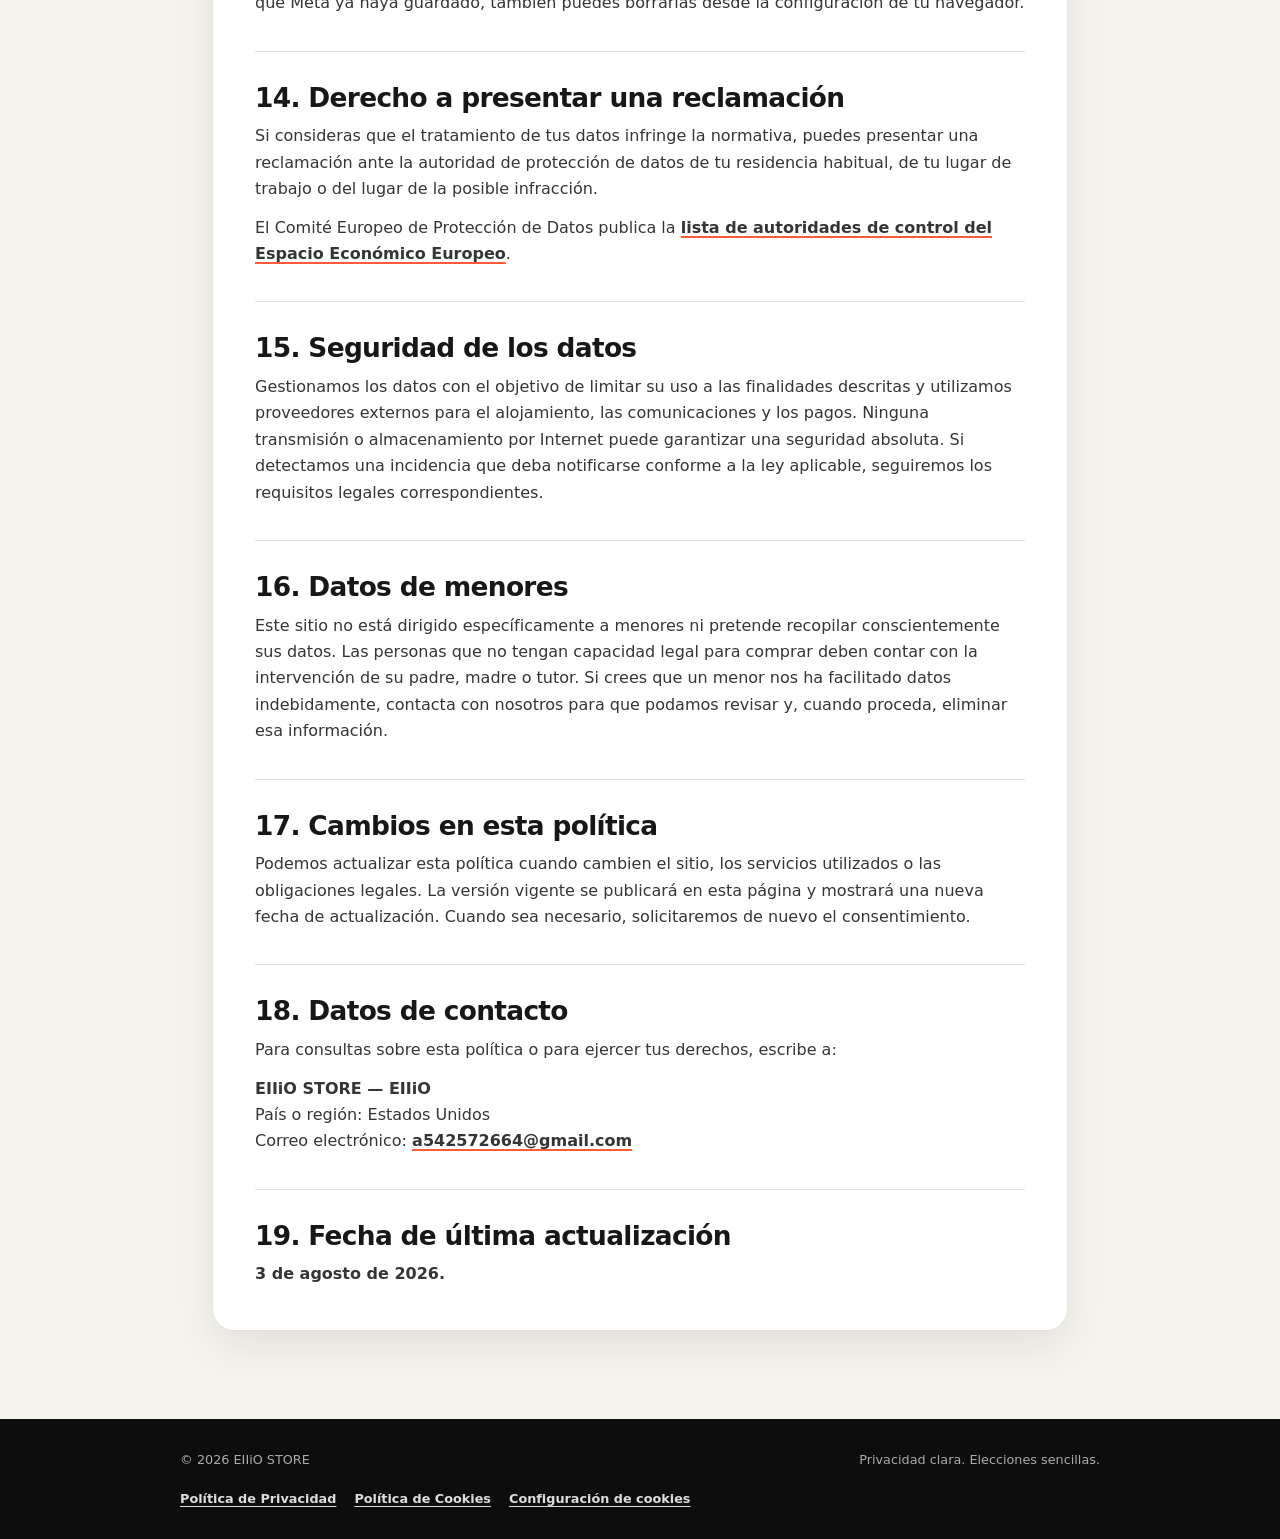
<file: privacy.html>
<!doctype html>
<html lang="es">
<head>
  <meta charset="utf-8">
  <meta name="viewport" content="width=device-width, initial-scale=1">
  <meta name="description" content="Explore football-inspired jerseys, multiple styles and personalized name and number options. Contact us on WhatsApp for product details.">
  <meta name="theme-color" content="#171717">
  <meta property="og:title" content="EIIiO Store | Football Jerseys">
  <meta property="og:description" content="Explore football-inspired jerseys and personalized jersey options. Contact us on WhatsApp for more details.">
  <title>EIIiO Store | Football Jerseys</title>
  <link rel="stylesheet" href="legal.css">
  <link rel="stylesheet" href="cookie-consent.css">
</head>
<body>
  <header class="site-header">
    <a class="brand" href="index.html" aria-label="Inicio de EIIiO STORE">
      <span class="brand-mark">PT</span>
      <span>EIIiO STORE</span>
    </a>
    <a class="back-link" href="index.html">Volver a la tienda</a>
  </header>

  <main>
    <section class="legal-hero">
      <div class="legal-hero-inner">
        <p class="eyebrow">Privacidad y protección de datos</p>
        <h1>Política de Privacidad</h1>
        <p class="legal-intro">Esta política explica de forma clara cómo EIIiO STORE trata los datos personales de quienes visitan el sitio, realizan consultas o hacen pedidos.</p>
      </div>
    </section>

    <div class="legal-content">
      <article class="legal-card">
        <section class="legal-section" id="responsable">
          <h2>1. Responsable del tratamiento</h2>
          <p><strong>EIIiO</strong>, con sede en Estados Unidos, es responsable del tratamiento de los datos personales gestionados directamente bajo la marca <strong>EIIiO STORE</strong>.</p>
          <p>Sitio web: <a href="https://a542572664-cpu.github.io/ptstore-page3/">https://a542572664-cpu.github.io/ptstore-page3/</a><br>Correo de privacidad: <a href="mailto:a542572664@gmail.com">a542572664@gmail.com</a></p>
        </section>

        <section class="legal-section" id="datos-recopilados">
          <h2>2. Datos personales que recopilamos</h2>
          <p>Podemos tratar las siguientes categorías de datos, según la forma en que interactúes con nosotros:</p>
          <ul>
            <li><strong>Datos de contacto e identificación:</strong> nombre, número de teléfono, nombre de usuario, correo electrónico y datos que incluyas voluntariamente en tus mensajes.</li>
            <li><strong>Datos de pedido:</strong> productos solicitados, equipo, jugador, talla, número, cantidad, dirección de entrega y preferencias relacionadas con el pedido.</li>
            <li><strong>Datos de comunicaciones:</strong> contenido, fecha y estado de consultas mantenidas por WhatsApp o correo electrónico.</li>
            <li><strong>Datos de pago y transacción:</strong> importe, moneda, estado, referencia de la operación y los datos de cliente que PayPal nos facilite para gestionar el pago y el pedido.</li>
            <li><strong>Datos técnicos y publicitarios:</strong> dirección IP, navegador, dispositivo, URL visitada, fecha, hora e identificadores de cookies, cuando los recopilen GitHub o, tras tu consentimiento, Meta Pixel.</li>
            <li><strong>Preferencias de privacidad:</strong> tu elección sobre cookies de marketing, guardada localmente en tu navegador.</li>
          </ul>
        </section>

        <section class="legal-section" id="finalidades">
          <h2>3. Finalidades del tratamiento</h2>
          <ul>
            <li>Responder consultas sobre modelos, tallas, disponibilidad, precios, entregas y pedidos.</li>
            <li>Preparar, tramitar, cobrar y entregar pedidos, y prestar atención posterior a la compra.</li>
            <li>Gestionar devoluciones, incidencias, reclamaciones y solicitudes de privacidad.</li>
            <li>Cumplir obligaciones legales, fiscales, contables y de prevención del fraude que resulten aplicables.</li>
            <li>Con tu consentimiento, medir la eficacia de la publicidad, crear audiencias y mostrar anuncios más relevantes mediante Meta Pixel.</li>
            <li>Recordar tu configuración de cookies y mantener disponible el sitio.</li>
          </ul>
        </section>

        <section class="legal-section" id="bases-juridicas">
          <h2>4. Bases jurídicas</h2>
          <p>Según la finalidad, el tratamiento se basa en:</p>
          <ul>
            <li><strong>Medidas precontractuales y ejecución de un contrato:</strong> responder a una consulta concreta, preparar una oferta, gestionar un pedido, el pago y la entrega.</li>
            <li><strong>Cumplimiento de obligaciones legales:</strong> conservar documentación fiscal o contable y atender requerimientos legalmente válidos.</li>
            <li><strong>Interés legítimo:</strong> atender comunicaciones generales, prevenir usos abusivos, gestionar reclamaciones y defender derechos, siempre que no prevalezcan tus derechos y libertades.</li>
            <li><strong>Consentimiento:</strong> cargar Meta Pixel y utilizar tecnologías de marketing. Puedes retirar este consentimiento en cualquier momento.</li>
          </ul>
        </section>

        <section class="legal-section" id="whatsapp">
          <h2>5. Pedidos y consultas enviados por WhatsApp</h2>
          <p>Al pulsar un botón de WhatsApp, se abre ese servicio con un mensaje preparado. Puedes editarlo o abandonar la acción antes de enviarlo. Los datos no se envían a EIIiO STORE hasta que decides remitir el mensaje.</p>
          <p>Cuando contactas, tratamos el número de teléfono, los datos de perfil visibles, el contenido de la conversación y la información necesaria para responder o gestionar el pedido. WhatsApp trata además datos conforme a su propia <a href="https://www.whatsapp.com/legal/privacy-policy-eea" target="_blank" rel="noopener">Política de Privacidad para la región europea</a>.</p>
        </section>

        <section class="legal-section" id="paypal">
          <h2>6. Pagos gestionados por PayPal</h2>
          <p>Cuando se acuerda un pago mediante PayPal, los datos de pago se introducen y procesan en los sistemas de PayPal. EIIiO STORE puede recibir datos necesarios para confirmar y conciliar la operación, como el nombre, correo, dirección de envío o facturación, importe, moneda, estado y referencia del pago.</p>
          <p>Por regla general, PayPal no facilita a EIIiO STORE los datos completos de tu tarjeta. PayPal trata los datos bajo sus propias condiciones y su <a href="https://www.paypal.com/es/legalhub/paypal/privacy-full" target="_blank" rel="noopener">Declaración de Privacidad</a>.</p>
        </section>

        <section class="legal-section" id="meta-pixel">
          <h2>7. Meta Pixel y publicidad personalizada</h2>
          <p>Este sitio utiliza Meta Pixel con el identificador <strong>863738046728823</strong>. Meta Pixel permanece bloqueado por defecto y solo se carga cuando aceptas las cookies de marketing.</p>
          <p>Tras el consentimiento, Meta puede recibir datos como la visita a la página, URL, fecha y hora, dirección IP, información del navegador o dispositivo e identificadores de cookies. Estos datos pueden utilizarse para medir campañas, atribuir resultados, crear audiencias y personalizar anuncios. EIIiO STORE no activa Meta Pixel ni envía eventos de Meta cuando rechazas el marketing.</p>
          <p>Consulta la <a href="https://www.facebook.com/privacy/policy/" target="_blank" rel="noopener">Política de Privacidad de Meta</a> y su <a href="https://www.facebook.com/privacy/policies/cookies/" target="_blank" rel="noopener">Política de Cookies</a>.</p>
        </section>

        <section class="legal-section" id="github-pages">
          <h2>8. Alojamiento mediante GitHub Pages</h2>
          <p>El sitio se aloja mediante GitHub Pages, un servicio de GitHub, Inc. Según la documentación de GitHub Pages, GitHub registra y conserva la dirección IP de quienes visitan un sitio de GitHub Pages por motivos de seguridad, con independencia de que hayan iniciado sesión.</p>
          <p>Puedes consultar la <a href="https://docs.github.com/es/pages/getting-started-with-github-pages/what-is-github-pages" target="_blank" rel="noopener">información oficial sobre GitHub Pages</a> y la <a href="https://docs.github.com/es/site-policy/privacy-policies/github-general-privacy-statement" target="_blank" rel="noopener">Declaración de Privacidad de GitHub</a>.</p>
        </section>

        <section class="legal-section" id="destinatarios">
          <h2>9. Destinatarios y proveedores de servicios</h2>
          <p>Los datos pueden comunicarse, cuando sea necesario, a:</p>
          <ul>
            <li><strong>WhatsApp</strong>, para facilitar las comunicaciones que tú inicias.</li>
            <li><strong>PayPal</strong>, para gestionar pagos, comprobaciones y disputas.</li>
            <li><strong>Meta</strong>, únicamente tras tu consentimiento para Meta Pixel y publicidad.</li>
            <li><strong>GitHub</strong>, como proveedor de alojamiento de GitHub Pages.</li>
            <li>Proveedores de transporte o entrega, cuando sean necesarios para completar un pedido.</li>
            <li>Asesores profesionales, tribunales, autoridades u otros destinatarios cuando exista una obligación o una solicitud legal válida.</li>
          </ul>
          <p>No vendemos tus datos personales.</p>
        </section>

        <section class="legal-section" id="transferencias">
          <h2>10. Transferencias internacionales de datos</h2>
          <p>EIIiO está situado en Estados Unidos. Por tanto, los datos que nos facilites para consultas y pedidos pueden recibirse y tratarse en Estados Unidos, un país fuera del Espacio Económico Europeo. Además, Meta, WhatsApp, PayPal y GitHub pueden tratar datos en otros países conforme a sus propias políticas y mecanismos legales de transferencia.</p>
          <p>Las normas de protección de datos del país de destino pueden diferir de las de tu país. Cuando corresponda, el tratamiento y las transferencias se realizarán sobre una base jurídica válida y con los mecanismos previstos por la normativa aplicable. Puedes solicitar más información escribiendo a nuestro correo de privacidad.</p>
        </section>

        <section class="legal-section" id="conservacion">
          <h2>11. Plazos de conservación</h2>
          <ul>
            <li><strong>Pedidos, pagos y documentación relacionada:</strong> 5 años desde la finalización del pedido, salvo que una obligación legal aplicable exija un plazo diferente.</li>
            <li><strong>Consultas que no terminan en pedido:</strong> 2 años desde la última comunicación.</li>
            <li><strong>Reclamaciones y solicitudes de derechos:</strong> durante el tiempo necesario para gestionarlas y, posteriormente, durante los plazos legales aplicables para acreditar su atención.</li>
            <li><strong>Preferencia de cookies:</strong> hasta que la cambies, retires o borres los datos del navegador.</li>
            <li><strong>Datos tratados por terceros:</strong> durante los plazos establecidos por WhatsApp, PayPal, Meta y GitHub en sus propias políticas.</li>
          </ul>
          <p>Cuando los datos dejan de ser necesarios, se eliminan o se conservan bloqueados cuando una obligación legal lo exige.</p>
        </section>

        <section class="legal-section" id="derechos">
          <h2>12. Tus derechos de protección de datos</h2>
          <p>Cuando se cumplan los requisitos legales, puedes ejercer los derechos de <strong>acceso</strong>, <strong>rectificación</strong>, <strong>supresión</strong>, <strong>limitación del tratamiento</strong>, <strong>oposición</strong> y <strong>portabilidad</strong>.</p>
          <p>Envía tu solicitud a <a href="mailto:a542572664@gmail.com">a542572664@gmail.com</a>, indicando el derecho que deseas ejercer y la información necesaria para localizar tus datos. Podemos solicitar información razonable para verificar tu identidad antes de responder. El ejercicio de estos derechos es gratuito, salvo en los casos excepcionales permitidos por la ley.</p>
        </section>

        <section class="legal-section" id="retirar-consentimiento">
          <h2>13. Derecho a retirar el consentimiento</h2>
          <p>Puedes retirar en cualquier momento el consentimiento para Meta Pixel desde <a href="#configuracion-cookies" data-cookie-settings>Configuración de cookies</a>. Retirarlo no afecta a la licitud del tratamiento realizado antes de la retirada.</p>
          <p>Tras la retirada, este sitio deja de enviar nuevos eventos a Meta Pixel. Para eliminar cookies que Meta ya haya guardado, también puedes borrarlas desde la configuración de tu navegador.</p>
        </section>

        <section class="legal-section" id="reclamacion">
          <h2>14. Derecho a presentar una reclamación</h2>
          <p>Si consideras que el tratamiento de tus datos infringe la normativa, puedes presentar una reclamación ante la autoridad de protección de datos de tu residencia habitual, de tu lugar de trabajo o del lugar de la posible infracción.</p>
          <p>El Comité Europeo de Protección de Datos publica la <a href="https://www.edpb.europa.eu/about-edpb/about-edpb/members_es" target="_blank" rel="noopener">lista de autoridades de control del Espacio Económico Europeo</a>.</p>
        </section>

        <section class="legal-section" id="seguridad">
          <h2>15. Seguridad de los datos</h2>
          <p>Gestionamos los datos con el objetivo de limitar su uso a las finalidades descritas y utilizamos proveedores externos para el alojamiento, las comunicaciones y los pagos. Ninguna transmisión o almacenamiento por Internet puede garantizar una seguridad absoluta. Si detectamos una incidencia que deba notificarse conforme a la ley aplicable, seguiremos los requisitos legales correspondientes.</p>
        </section>

        <section class="legal-section" id="menores">
          <h2>16. Datos de menores</h2>
          <p>Este sitio no está dirigido específicamente a menores ni pretende recopilar conscientemente sus datos. Las personas que no tengan capacidad legal para comprar deben contar con la intervención de su padre, madre o tutor. Si crees que un menor nos ha facilitado datos indebidamente, contacta con nosotros para que podamos revisar y, cuando proceda, eliminar esa información.</p>
        </section>

        <section class="legal-section" id="cambios">
          <h2>17. Cambios en esta política</h2>
          <p>Podemos actualizar esta política cuando cambien el sitio, los servicios utilizados o las obligaciones legales. La versión vigente se publicará en esta página y mostrará una nueva fecha de actualización. Cuando sea necesario, solicitaremos de nuevo el consentimiento.</p>
        </section>

        <section class="legal-section" id="contacto">
          <h2>18. Datos de contacto</h2>
          <p>Para consultas sobre esta política o para ejercer tus derechos, escribe a:</p>
          <p><strong>EIIiO STORE — EIIiO</strong><br>País o región: Estados Unidos<br>Correo electrónico: <a href="mailto:a542572664@gmail.com">a542572664@gmail.com</a></p>
        </section>

        <section class="legal-section" id="actualizacion">
          <h2>19. Fecha de última actualización</h2>
          <p><strong>3 de agosto de 2026.</strong></p>
        </section>
      </article>
    </div>
  </main>

  <footer>
    <div class="footer-inner">
      <span>© <span data-current-year></span> EIIiO STORE</span>
      <span>Privacidad clara. Elecciones sencillas.</span>
      <nav class="footer-links" aria-label="Información legal y privacidad">
        <a href="privacy.html" aria-current="page">Política de Privacidad</a>
        <a href="cookies.html">Política de Cookies</a>
        <a href="#configuracion-cookies" data-cookie-settings>Configuración de cookies</a>
      </nav>
    </div>
  </footer>

  <script>
    document.querySelectorAll("[data-current-year]").forEach(function (element) {
      element.textContent = new Date().getFullYear();
    });
  </script>
  <script src="cookie-consent.js" defer></script>
</body>
</html>
</file>
<file: cookie-consent.css>
:root {
  --consent-ink: #171717;
  --consent-muted: #626262;
  --consent-paper: #f5f3ee;
  --consent-card: #ffffff;
  --consent-accent: #ff5a36;
  --consent-line: #e6e2da;
}

.cookie-consent[hidden],
.cookie-consent-panel[hidden] {
  display: none !important;
}

.cookie-consent {
  position: fixed;
  right: 0;
  bottom: 0;
  left: 0;
  z-index: 1000;
  display: flex;
  align-items: flex-end;
  justify-content: center;
  padding: 6px max(6px, env(safe-area-inset-right)) calc(6px + env(safe-area-inset-bottom)) max(6px, env(safe-area-inset-left));
  pointer-events: none;
}

.cookie-consent-card {
  width: min(100%, 1080px);
  max-height: min(62vh, 520px);
  overflow-y: auto;
  padding: 10px;
  pointer-events: auto;
  color: var(--consent-ink);
  background: var(--consent-card);
  border: 1px solid var(--consent-line);
  border-radius: 12px;
  box-shadow: 0 -3px 22px rgba(0, 0, 0, 0.16);
  font-family: Inter, ui-sans-serif, system-ui, -apple-system, BlinkMacSystemFont, "Segoe UI", sans-serif;
  overscroll-behavior: contain;
}

.cookie-consent-card h2 {
  margin: 0 0 4px;
  font-size: 1rem;
  letter-spacing: -0.025em;
  line-height: 1.15;
}

.cookie-consent-card p {
  margin: 0;
  color: var(--consent-muted);
  font-size: 0.75rem;
  line-height: 1.3;
}

.cookie-consent-card a {
  color: inherit;
  font-weight: 750;
  text-decoration-thickness: 1px;
  text-underline-offset: 3px;
}

.cookie-consent-actions {
  display: grid;
  grid-template-columns: repeat(2, minmax(0, 1fr));
  gap: 6px;
  margin-top: 8px;
}

.cookie-consent-button {
  min-height: 38px;
  padding: 5px 4px;
  border: 2px solid var(--consent-ink);
  border-radius: 8px;
  cursor: pointer;
  font: inherit;
  font-size: 0.69rem;
  font-weight: 850;
  line-height: 1.15;
}

.cookie-consent-summary .cookie-consent-actions {
  grid-template-columns: repeat(3, minmax(0, 1fr));
}

.cookie-consent-summary h2 {
  margin-bottom: 2px;
  font-size: 0.86rem;
}

.cookie-consent-summary p {
  display: -webkit-box;
  overflow: hidden;
  font-size: 12px;
  line-height: 1.25;
  -webkit-box-orient: vertical;
  -webkit-line-clamp: 2;
}

.cookie-consent-settings .cookie-consent-button[data-cookie-action="save"] {
  grid-column: 1 / -1;
}

.cookie-consent-button[data-cookie-action="accept"],
.cookie-consent-button[data-cookie-action="reject"] {
  color: #fff;
  background: var(--consent-ink);
}

.cookie-consent-button[data-cookie-action="configure"],
.cookie-consent-button[data-cookie-action="save"],
.cookie-consent-button[data-cookie-action="close"] {
  color: var(--consent-ink);
  background: #fff;
}

.cookie-consent-button:hover,
.cookie-consent-button:focus-visible {
  border-color: var(--consent-accent);
  outline: 3px solid rgba(255, 90, 54, 0.3);
  outline-offset: 2px;
}

.cookie-consent-options {
  display: grid;
  gap: 8px;
  margin-top: 12px;
}

.cookie-consent-option {
  display: grid;
  grid-template-columns: 1fr auto;
  gap: 8px 14px;
  align-items: center;
  padding: 11px;
  background: var(--consent-paper);
  border: 1px solid var(--consent-line);
  border-radius: 14px;
}

.cookie-consent-option strong {
  display: block;
  margin-bottom: 3px;
}

.cookie-consent-option span {
  display: block;
  color: var(--consent-muted);
  font-size: 0.82rem;
}

.cookie-consent-toggle {
  width: 22px;
  height: 22px;
  margin: 0;
  accent-color: var(--consent-accent);
}

.cookie-consent-note {
  margin-top: 10px !important;
  font-size: 0.72rem !important;
}

@media (min-width: 760px) {
  .cookie-consent {
    padding: 8px 20px calc(8px + env(safe-area-inset-bottom));
  }

  .cookie-consent-card {
    padding: 8px 12px;
  }

  .cookie-consent-summary {
    display: grid;
    grid-template-columns: minmax(0, 1fr) auto;
    gap: 14px;
    align-items: center;
  }

  .cookie-consent-summary .cookie-consent-actions {
    grid-template-columns: repeat(3, minmax(0, 1fr));
    min-width: 440px;
    margin-top: 0;
  }

  .cookie-consent-settings .cookie-consent-actions {
    grid-template-columns: repeat(3, minmax(0, 1fr));
  }

  .cookie-consent-settings .cookie-consent-button[data-cookie-action="save"] {
    grid-column: auto;
  }
}

@media (prefers-reduced-motion: reduce) {
  .cookie-consent-card,
  .cookie-consent-button {
    scroll-behavior: auto;
    transition: none !important;
  }
}
</file>
<file: legal.css>
:root {
  --ink: #171717;
  --muted: #626262;
  --paper: #f5f3ee;
  --card: #ffffff;
  --accent: #ff5a36;
  --line: #e6e2da;
  --shadow: 0 16px 40px rgba(30, 24, 18, 0.08);
}

* {
  box-sizing: border-box;
}

html {
  scroll-behavior: smooth;
}

body {
  margin: 0;
  color: var(--ink);
  background: var(--paper);
  font-family: Inter, ui-sans-serif, system-ui, -apple-system, BlinkMacSystemFont, "Segoe UI", sans-serif;
  line-height: 1.65;
  -webkit-font-smoothing: antialiased;
}

a {
  color: inherit;
}

.site-header {
  position: sticky;
  top: 0;
  z-index: 20;
  display: flex;
  align-items: center;
  justify-content: space-between;
  min-height: 64px;
  padding: 0 18px;
  background: rgba(245, 243, 238, 0.94);
  border-bottom: 1px solid rgba(23, 23, 23, 0.08);
  backdrop-filter: blur(12px);
}

.brand {
  display: inline-flex;
  align-items: center;
  gap: 9px;
  color: var(--ink);
  font-size: 1rem;
  font-weight: 900;
  letter-spacing: 0.04em;
  text-decoration: none;
}

.brand-mark {
  display: grid;
  width: 34px;
  height: 34px;
  place-items: center;
  color: #fff;
  background: linear-gradient(135deg, #ffac18, #ff2d2d 68%);
  border-radius: 10px 4px 10px 4px;
  font-size: 0.85rem;
  font-style: italic;
  letter-spacing: -0.06em;
  transform: skew(-7deg);
}

.back-link {
  padding: 9px 13px;
  border: 1px solid var(--ink);
  border-radius: 999px;
  font-size: 0.76rem;
  font-weight: 800;
  letter-spacing: 0.04em;
  text-decoration: none;
  text-transform: uppercase;
}

.legal-hero {
  padding: 58px 20px 42px;
  background:
    radial-gradient(circle at 90% 8%, rgba(255, 90, 54, 0.2), transparent 31%),
    linear-gradient(155deg, #fffdf8 0%, #f5f3ee 76%);
}

.legal-hero-inner,
.legal-content,
.footer-inner {
  width: min(100%, 920px);
  margin-inline: auto;
}

.eyebrow {
  margin: 0 0 12px;
  color: var(--accent);
  font-size: 0.74rem;
  font-weight: 900;
  letter-spacing: 0.14em;
  text-transform: uppercase;
}

h1 {
  max-width: 760px;
  margin: 0;
  font-size: clamp(2.35rem, 10vw, 4.8rem);
  font-weight: 950;
  letter-spacing: -0.06em;
  line-height: 0.98;
}

.legal-intro {
  max-width: 720px;
  margin: 20px 0 0;
  color: var(--muted);
  font-size: 1rem;
}

.legal-content {
  padding: 34px 16px 64px;
}

.legal-card {
  padding: clamp(20px, 5vw, 42px);
  background: var(--card);
  border: 1px solid var(--line);
  border-radius: 22px;
  box-shadow: var(--shadow);
}

.legal-section + .legal-section {
  margin-top: 34px;
  padding-top: 30px;
  border-top: 1px solid var(--line);
}

.legal-section h2 {
  margin: 0 0 10px;
  font-size: clamp(1.25rem, 4vw, 1.65rem);
  letter-spacing: -0.025em;
  line-height: 1.2;
}

.legal-section p {
  margin: 0 0 12px;
  color: #353535;
}

.legal-section p:last-child {
  margin-bottom: 0;
}

.legal-section ul {
  margin: 10px 0 0;
  padding-left: 22px;
  color: #353535;
}

.legal-section li + li {
  margin-top: 8px;
}

.legal-section a {
  font-weight: 750;
  text-decoration-color: var(--accent);
  text-decoration-thickness: 2px;
  text-underline-offset: 3px;
}

.legal-note {
  padding: 16px;
  background: #fff7f3;
  border-left: 4px solid var(--accent);
  border-radius: 4px 12px 12px 4px;
}

.table-wrap {
  overflow-x: auto;
  margin-top: 16px;
}

table {
  width: 100%;
  min-width: 620px;
  border-collapse: collapse;
  font-size: 0.9rem;
}

th,
td {
  padding: 12px;
  border: 1px solid var(--line);
  text-align: left;
  vertical-align: top;
}

th {
  background: #f0ede6;
}

footer {
  padding: 30px 20px;
  color: #aaa;
  background: #0d0d0d;
  font-size: 0.8rem;
}

.footer-inner {
  display: flex;
  flex-wrap: wrap;
  justify-content: space-between;
  gap: 10px 20px;
}

.footer-links {
  display: flex;
  flex-basis: 100%;
  flex-wrap: wrap;
  gap: 8px 18px;
  margin-top: 8px;
}

.footer-links a {
  color: #ddd;
  font-weight: 700;
  text-decoration-thickness: 1px;
  text-underline-offset: 3px;
}

.back-link:focus-visible,
.brand:focus-visible,
.footer-links a:focus-visible {
  outline: 3px solid rgba(255, 90, 54, 0.4);
  outline-offset: 3px;
}

@media (min-width: 700px) {
  .site-header {
    padding-inline: 32px;
  }

  .legal-hero {
    padding: 84px 32px 62px;
  }

  .legal-intro {
    font-size: 1.08rem;
  }

  .legal-content {
    padding: 50px 32px 88px;
  }
}

@media (prefers-reduced-motion: reduce) {
  html {
    scroll-behavior: auto;
  }
}
</file>
